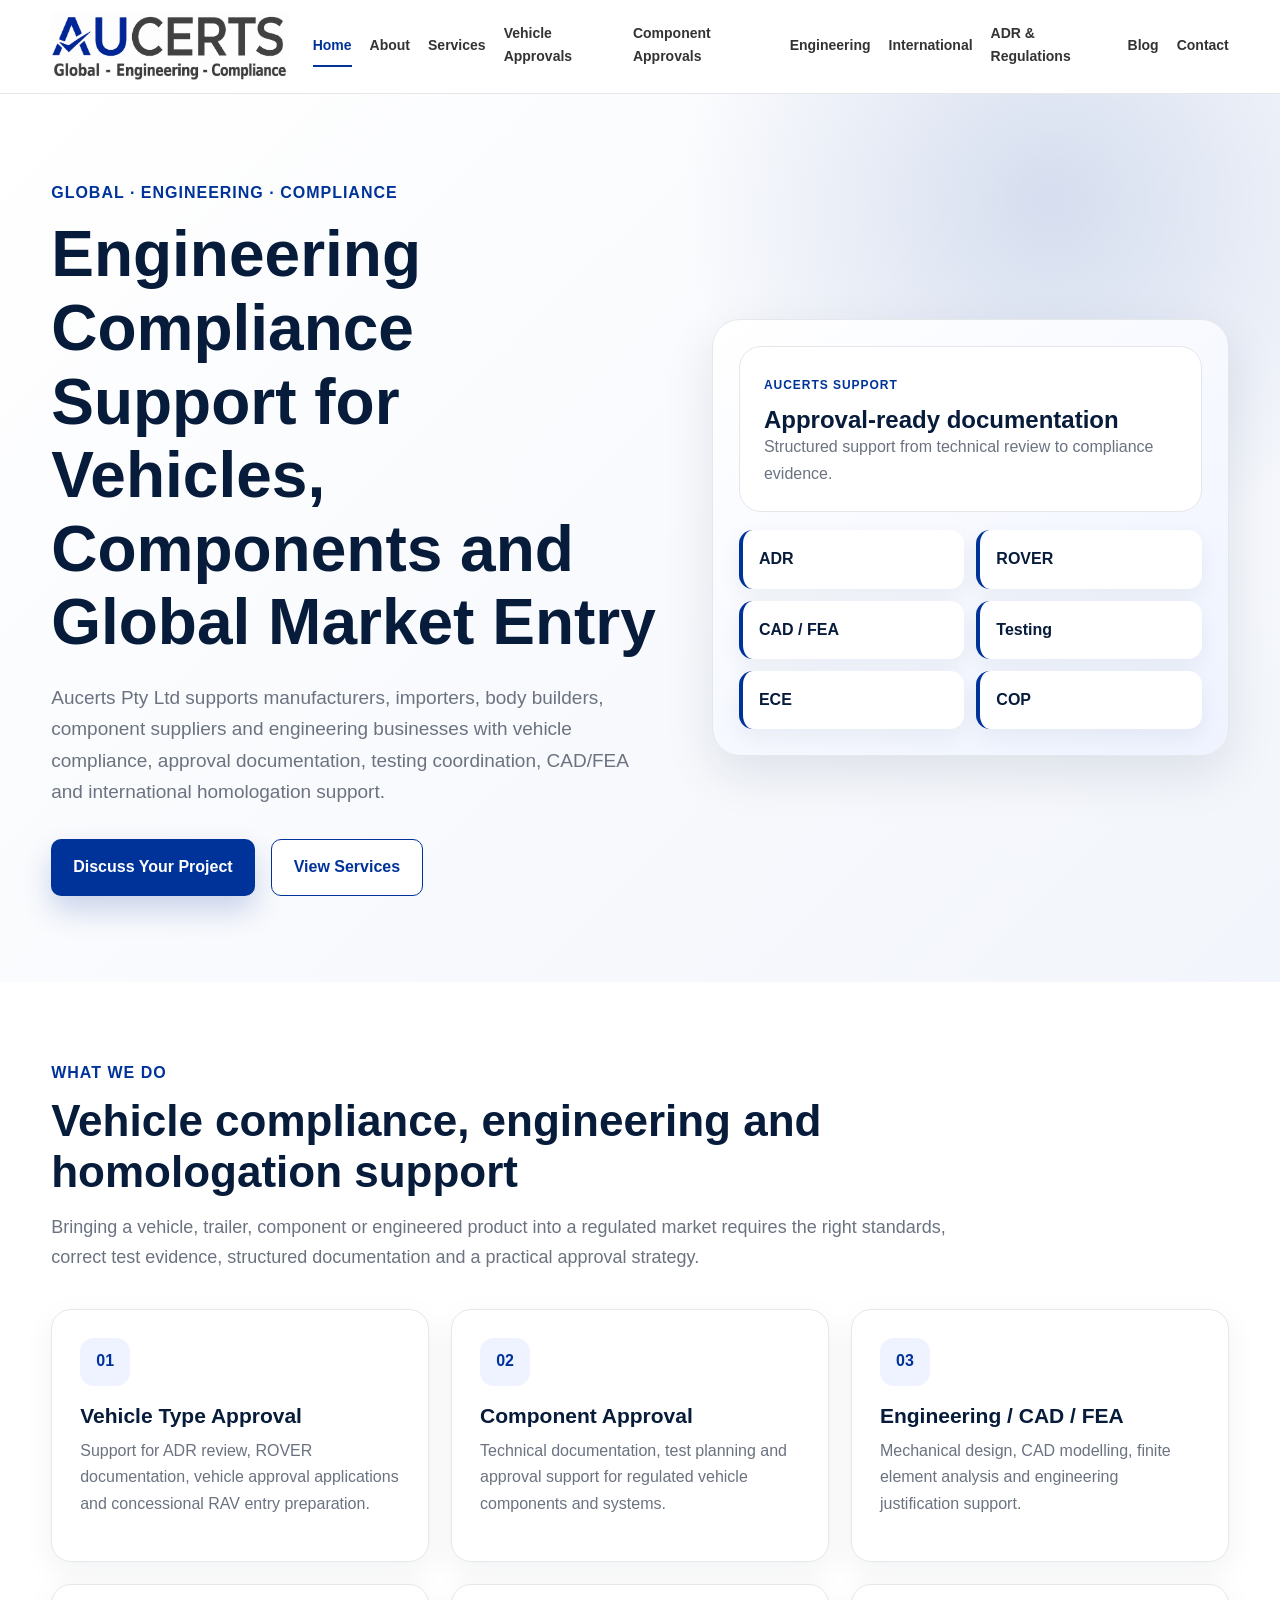
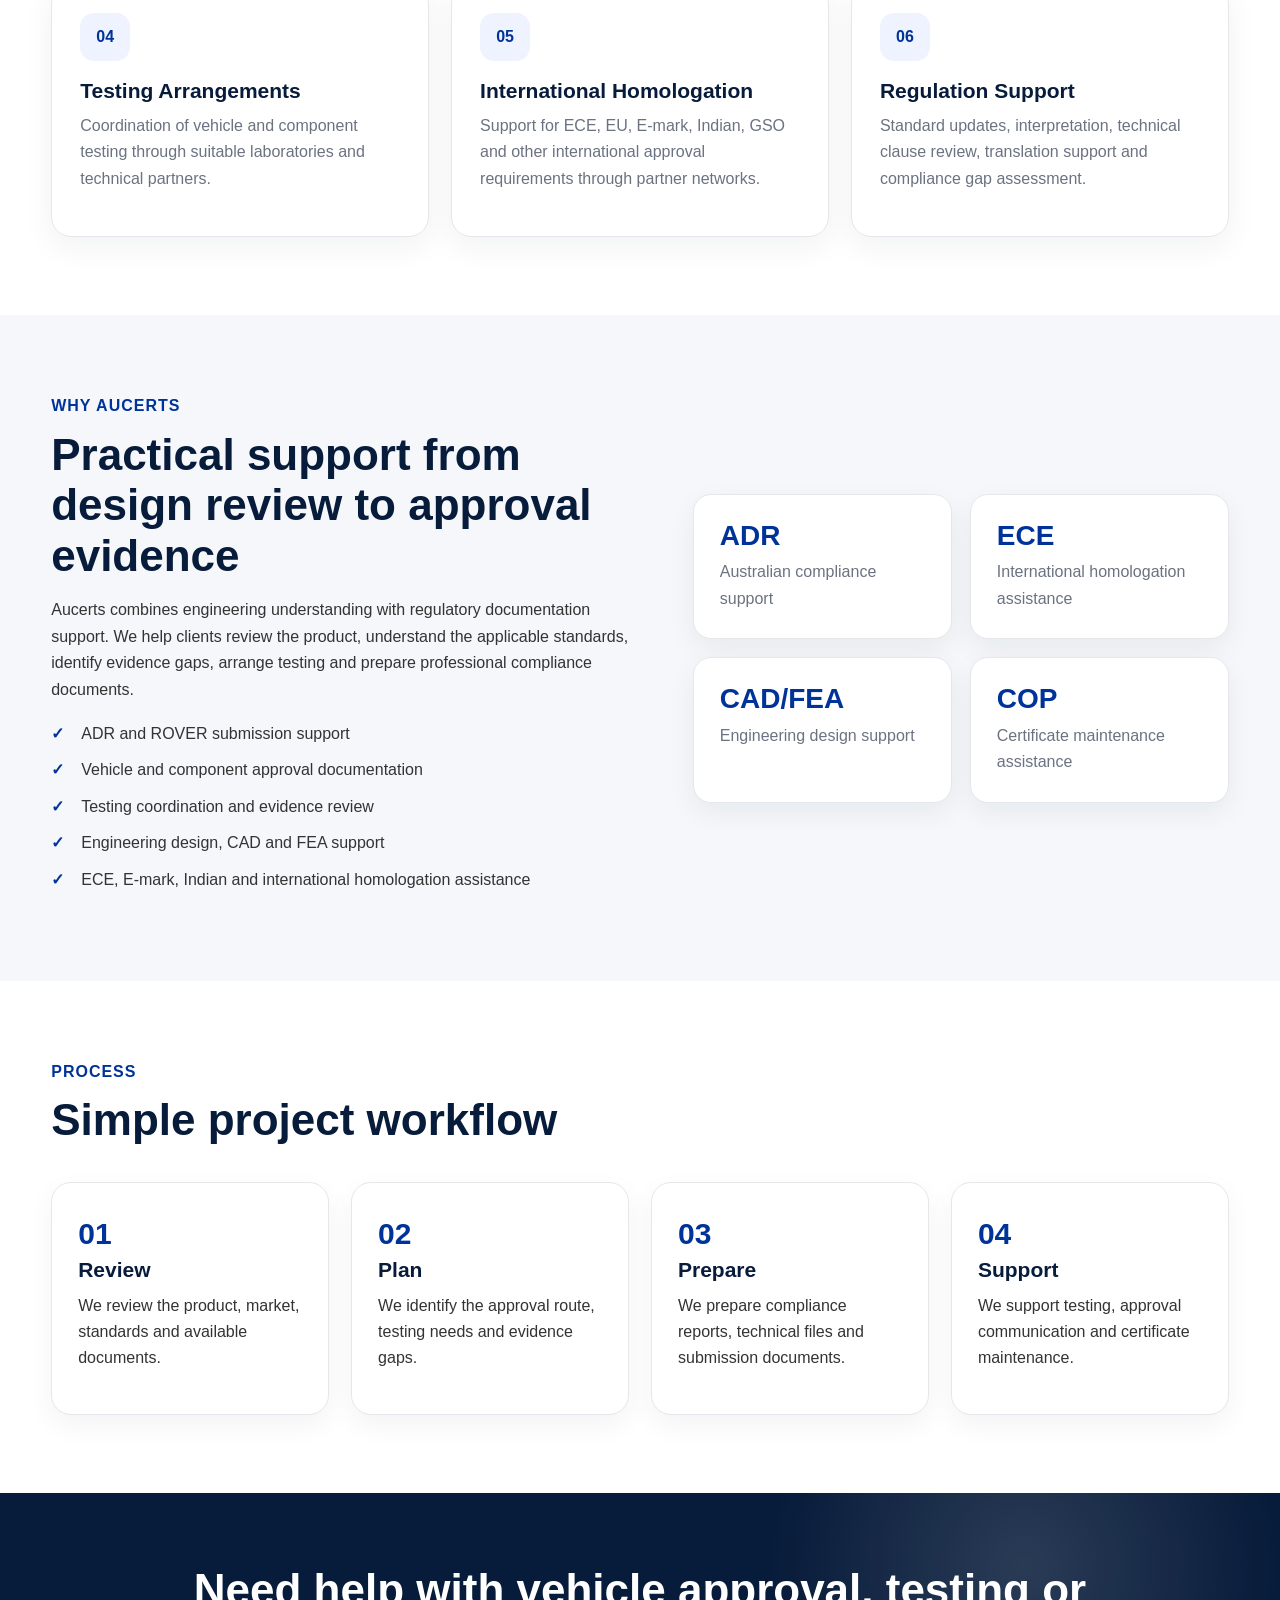
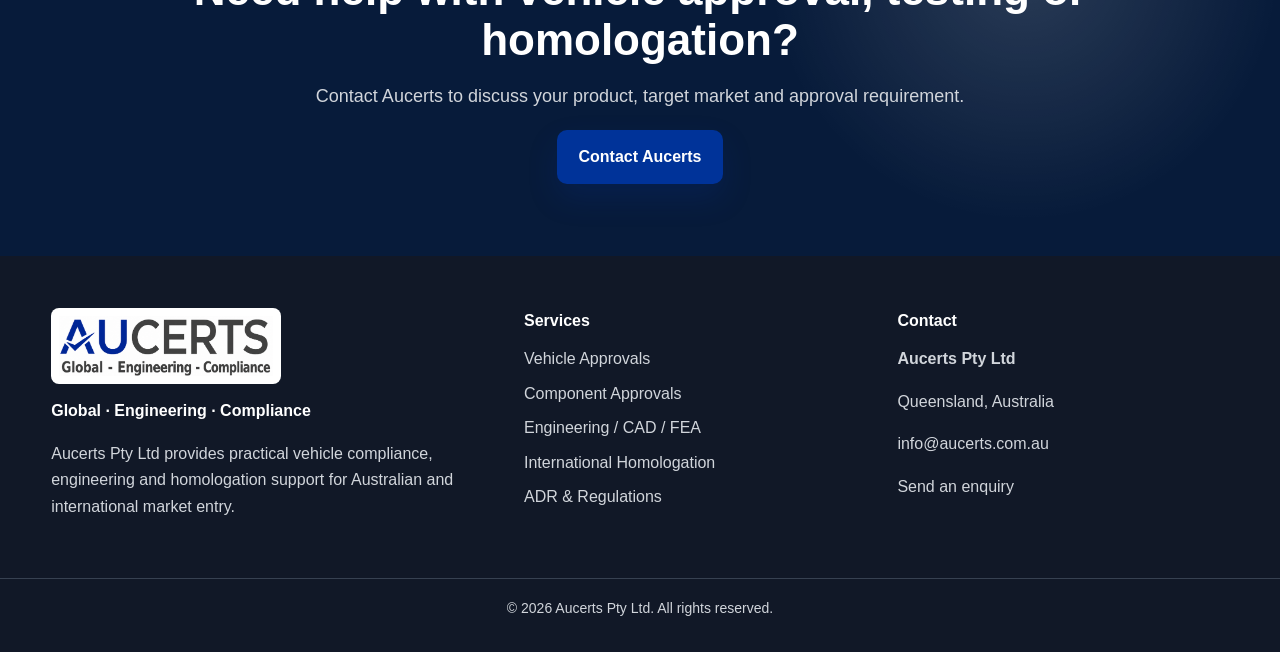
<file: index.html>
<!DOCTYPE html>
    <html lang="en">
    <head>
      <meta charset="UTF-8" />
      <meta name="viewport" content="width=device-width, initial-scale=1.0" />
      <title>Aucerts Pty Ltd | Vehicle Compliance, Engineering and Homologation Support</title>
      <meta name="description" content="Aucerts Pty Ltd provides vehicle approval, component approval, ADR compliance, CAD/FEA, testing coordination, ECE homologation and Indian homologation support." />
      <link rel="icon" href="assets/images/aucerts-logo.png" />
      <link rel="stylesheet" href="assets/css/style.css" />
    </head>
    <body>
      <header class="site-header">
        <div class="container header-inner">
          <a href="index.html" class="logo-link" aria-label="Aucerts home">
            <img src="assets/images/aucerts-logo.png" alt="Aucerts Pty Ltd logo" class="logo" />
          </a>

          <button class="menu-toggle" aria-label="Open navigation" aria-expanded="false">
            <span></span><span></span><span></span>
          </button>

          <nav class="main-nav" aria-label="Main navigation">
          <a href="index.html" class="active">Home</a>
          <a href="about.html">About</a>
          <a href="services.html">Services</a>
          <a href="vehicle-approvals.html">Vehicle Approvals</a>
          <a href="component-approvals.html">Component Approvals</a>
          <a href="engineering.html">Engineering</a>
          <a href="international-homologation.html">International</a>
          <a href="regulations.html">ADR & Regulations</a>
          <a href="blog.html">Blog</a>
          <a href="contact.html">Contact</a>
          </nav>
        </div>
      </header>

      <main>

<section class="hero">
  <div class="container hero-grid">
    <div class="hero-content">
      <p class="eyebrow">Global · Engineering · Compliance</p>
      <h1>Engineering Compliance Support for Vehicles, Components and Global Market Entry</h1>
      <p class="hero-text">
        Aucerts Pty Ltd supports manufacturers, importers, body builders, component suppliers and engineering businesses with vehicle compliance, approval documentation, testing coordination, CAD/FEA and international homologation support.
      </p>
      <div class="hero-buttons">
        <a href="contact.html" class="btn primary-btn">Discuss Your Project</a>
        <a href="services.html" class="btn secondary-btn">View Services</a>
      </div>
    </div>
    <div class="hero-panel" aria-label="Aucerts service highlights">
      <div class="hero-panel-card main-panel-card">
        <span class="panel-label">Aucerts Support</span>
        <strong>Approval-ready documentation</strong>
        <p>Structured support from technical review to compliance evidence.</p>
      </div>
      <div class="hero-panel-grid">
        <span>ADR</span>
        <span>ROVER</span>
        <span>CAD / FEA</span>
        <span>Testing</span>
        <span>ECE</span>
        <span>COP</span>
      </div>
    </div>
  </div>
</section>

<section class="section">
  <div class="container">
    <div class="section-heading">
      <span class="section-kicker">What we do</span>
      <h2>Vehicle compliance, engineering and homologation support</h2>
      <p>
        Bringing a vehicle, trailer, component or engineered product into a regulated market requires the right standards, correct test evidence, structured documentation and a practical approval strategy.
      </p>
    </div>

    <div class="service-grid">
      <a href="vehicle-approvals.html" class="service-card">
        <div class="icon-box">01</div>
        <h3>Vehicle Type Approval</h3>
        <p>Support for ADR review, ROVER documentation, vehicle approval applications and concessional RAV entry preparation.</p>
      </a>
      <a href="component-approvals.html" class="service-card">
        <div class="icon-box">02</div>
        <h3>Component Approval</h3>
        <p>Technical documentation, test planning and approval support for regulated vehicle components and systems.</p>
      </a>
      <a href="engineering.html" class="service-card">
        <div class="icon-box">03</div>
        <h3>Engineering / CAD / FEA</h3>
        <p>Mechanical design, CAD modelling, finite element analysis and engineering justification support.</p>
      </a>
      <a href="services.html" class="service-card">
        <div class="icon-box">04</div>
        <h3>Testing Arrangements</h3>
        <p>Coordination of vehicle and component testing through suitable laboratories and technical partners.</p>
      </a>
      <a href="international-homologation.html" class="service-card">
        <div class="icon-box">05</div>
        <h3>International Homologation</h3>
        <p>Support for ECE, EU, E-mark, Indian, GSO and other international approval requirements through partner networks.</p>
      </a>
      <a href="regulations.html" class="service-card">
        <div class="icon-box">06</div>
        <h3>Regulation Support</h3>
        <p>Standard updates, interpretation, technical clause review, translation support and compliance gap assessment.</p>
      </a>
    </div>
  </div>
</section>

<section class="section split-section light-section">
  <div class="container split-grid">
    <div>
      <span class="section-kicker">Why Aucerts</span>
      <h2>Practical support from design review to approval evidence</h2>
      <p>
        Aucerts combines engineering understanding with regulatory documentation support. We help clients review the product, understand the applicable standards, identify evidence gaps, arrange testing and prepare professional compliance documents.
      </p>
      <ul class="tick-list">
        <li>ADR and ROVER submission support</li>
        <li>Vehicle and component approval documentation</li>
        <li>Testing coordination and evidence review</li>
        <li>Engineering design, CAD and FEA support</li>
        <li>ECE, E-mark, Indian and international homologation assistance</li>
      </ul>
    </div>
    <div class="stat-panel">
      <div><strong>ADR</strong><span>Australian compliance support</span></div>
      <div><strong>ECE</strong><span>International homologation assistance</span></div>
      <div><strong>CAD/FEA</strong><span>Engineering design support</span></div>
      <div><strong>COP</strong><span>Certificate maintenance assistance</span></div>
    </div>
  </div>
</section>

<section class="section">
  <div class="container">
    <div class="section-heading">
      <span class="section-kicker">Process</span>
      <h2>Simple project workflow</h2>
    </div>
    <div class="process-grid">
      <div><strong>01</strong><h3>Review</h3><p>We review the product, market, standards and available documents.</p></div>
      <div><strong>02</strong><h3>Plan</h3><p>We identify the approval route, testing needs and evidence gaps.</p></div>
      <div><strong>03</strong><h3>Prepare</h3><p>We prepare compliance reports, technical files and submission documents.</p></div>
      <div><strong>04</strong><h3>Support</h3><p>We support testing, approval communication and certificate maintenance.</p></div>
    </div>
  </div>
</section>

<section class="cta-section">
  <div class="container">
    <h2>Need help with vehicle approval, testing or homologation?</h2>
    <p>Contact Aucerts to discuss your product, target market and approval requirement.</p>
    <a href="contact.html" class="btn primary-btn">Contact Aucerts</a>
  </div>
</section>

      </main>

      <footer class="site-footer">
        <div class="container footer-grid">
          <div>
            <img src="assets/images/aucerts-logo.png" alt="Aucerts Pty Ltd logo" class="footer-logo" />
            <p class="footer-tagline">Global · Engineering · Compliance</p>
            <p>Aucerts Pty Ltd provides practical vehicle compliance, engineering and homologation support for Australian and international market entry.</p>
          </div>

          <div>
            <h4>Services</h4>

          <a href="vehicle-approvals.html">Vehicle Approvals</a>
          <a href="component-approvals.html">Component Approvals</a>
          <a href="engineering.html">Engineering / CAD / FEA</a>
          <a href="international-homologation.html">International Homologation</a>
          <a href="regulations.html">ADR & Regulations</a>

          </div>

          <div>
            <h4>Contact</h4>
            <p><strong>Aucerts Pty Ltd</strong></p>
            <p>Queensland, Australia</p>
            <p><a href="mailto:info@aucerts.com.au">info@aucerts.com.au</a></p>
            <p><a href="contact.html">Send an enquiry</a></p>
          </div>
        </div>

        <div class="footer-bottom">
          <p>© 2026 Aucerts Pty Ltd. All rights reserved.</p>
        </div>
      </footer>

      <script src="assets/js/main.js"></script>
    </body>
    </html>
</file>
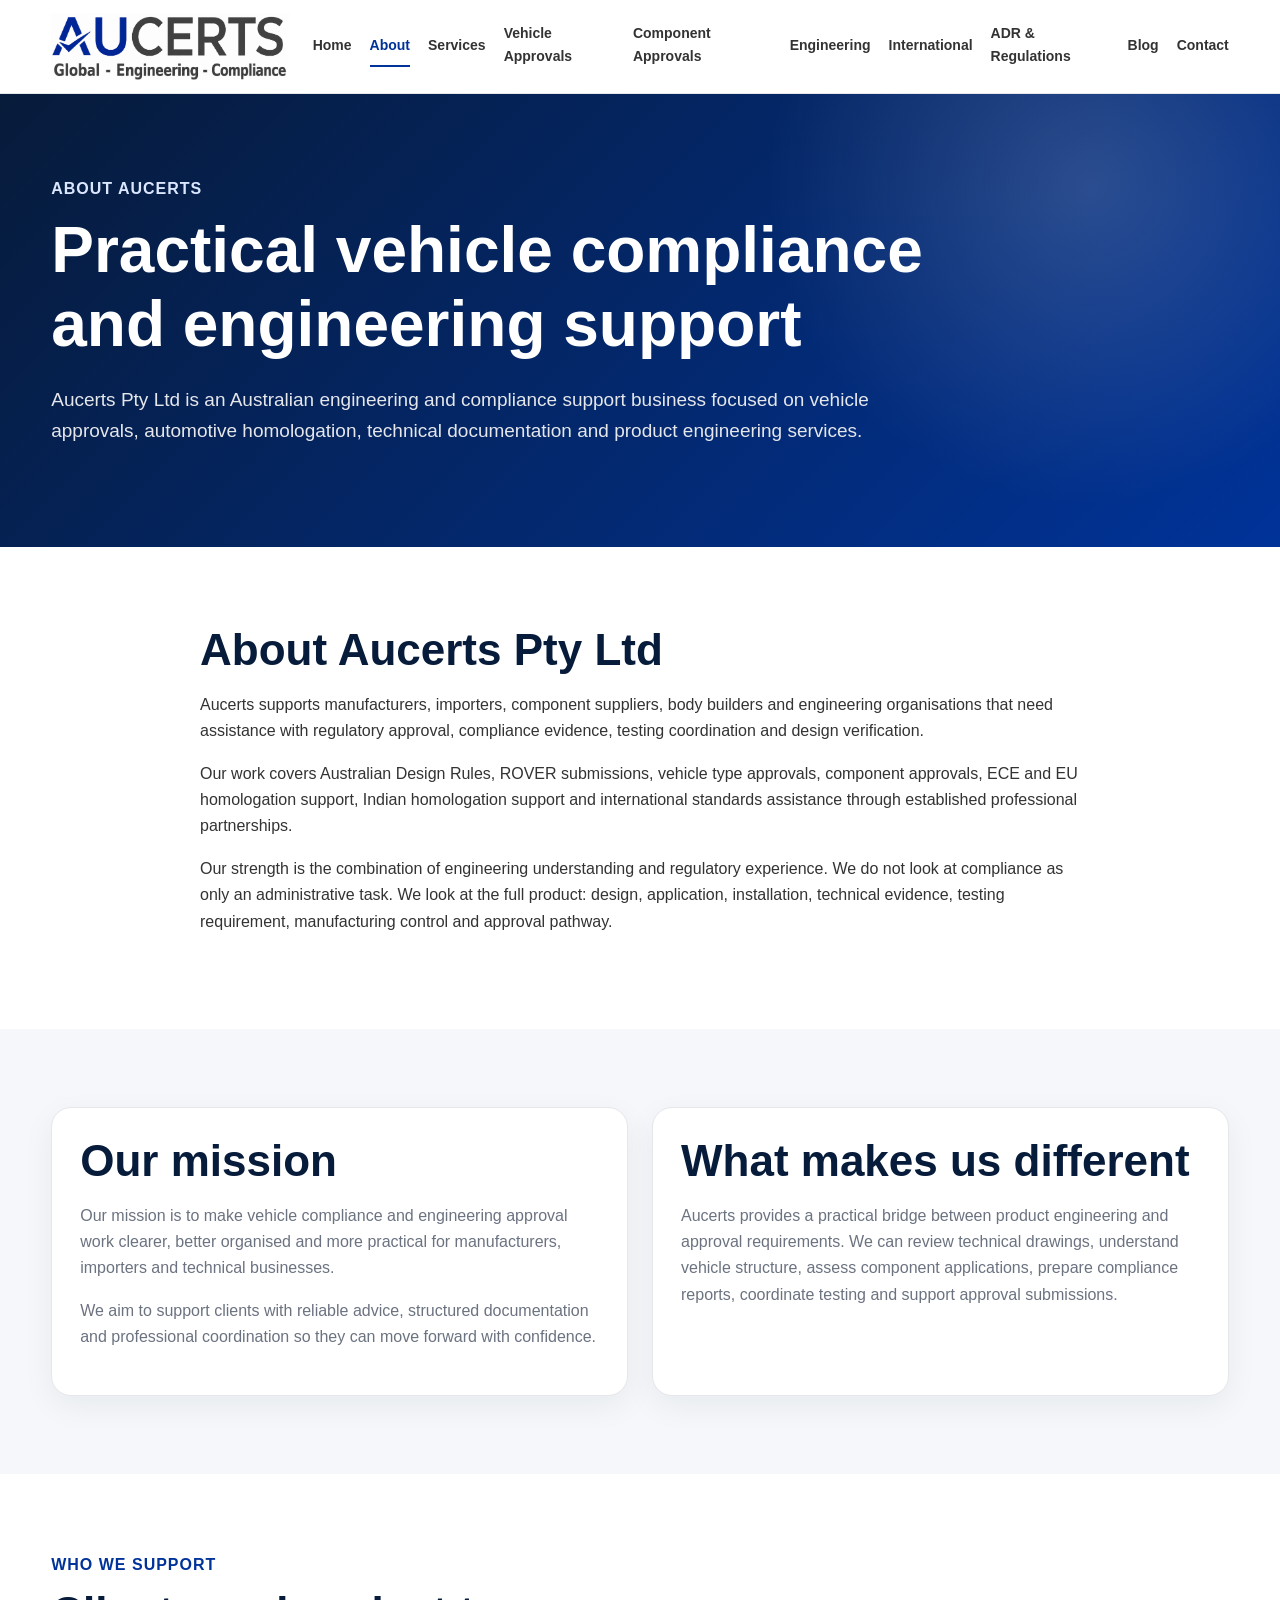
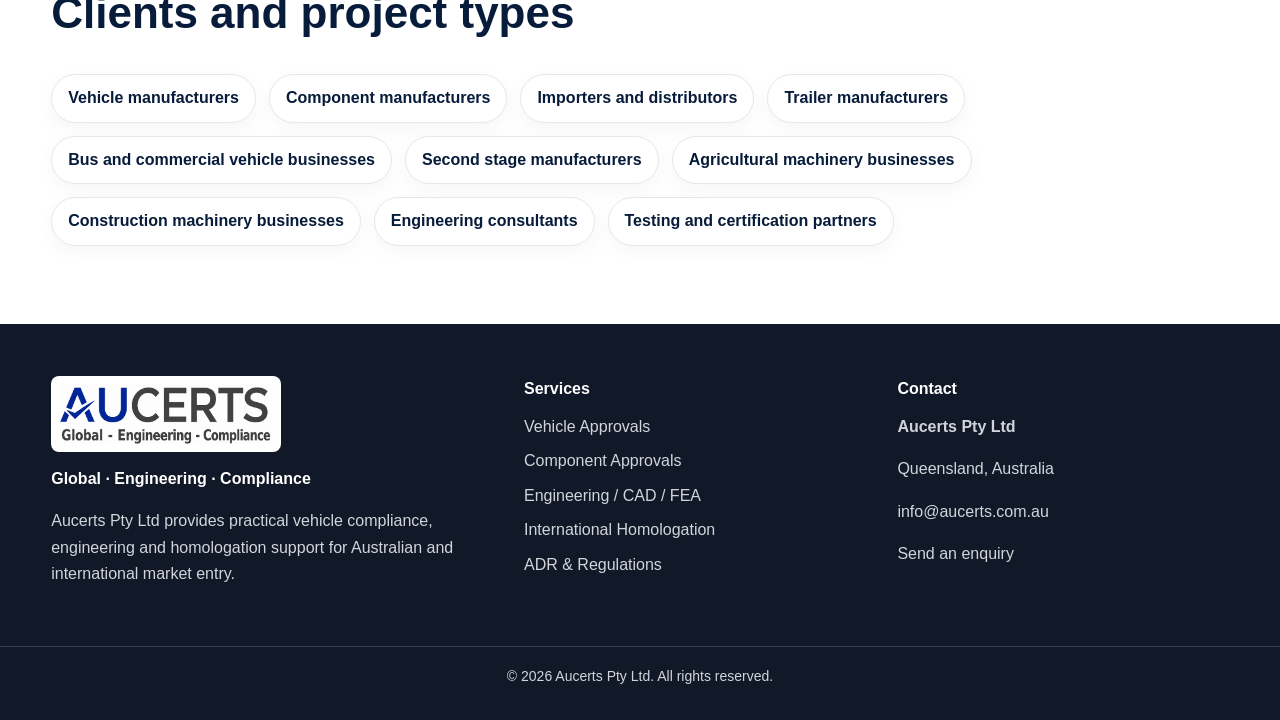
<file: about.html>
<!DOCTYPE html>
    <html lang="en">
    <head>
      <meta charset="UTF-8" />
      <meta name="viewport" content="width=device-width, initial-scale=1.0" />
      <title>About Aucerts Pty Ltd | Vehicle Compliance and Engineering Support</title>
      <meta name="description" content="Learn about Aucerts Pty Ltd, an Australian engineering and compliance support company assisting with ADR, ROVER, ECE, Indian homologation, CAD/FEA and testing." />
      <link rel="icon" href="assets/images/aucerts-logo.png" />
      <link rel="stylesheet" href="assets/css/style.css" />
    </head>
    <body>
      <header class="site-header">
        <div class="container header-inner">
          <a href="index.html" class="logo-link" aria-label="Aucerts home">
            <img src="assets/images/aucerts-logo.png" alt="Aucerts Pty Ltd logo" class="logo" />
          </a>

          <button class="menu-toggle" aria-label="Open navigation" aria-expanded="false">
            <span></span><span></span><span></span>
          </button>

          <nav class="main-nav" aria-label="Main navigation">
          <a href="index.html">Home</a>
          <a href="about.html" class="active">About</a>
          <a href="services.html">Services</a>
          <a href="vehicle-approvals.html">Vehicle Approvals</a>
          <a href="component-approvals.html">Component Approvals</a>
          <a href="engineering.html">Engineering</a>
          <a href="international-homologation.html">International</a>
          <a href="regulations.html">ADR & Regulations</a>
          <a href="blog.html">Blog</a>
          <a href="contact.html">Contact</a>
          </nav>
        </div>
      </header>

      <main>

<section class="page-hero">
  <div class="container">
    <p class="eyebrow light">About Aucerts</p>
    <h1>Practical vehicle compliance and engineering support</h1>
    <p>Aucerts Pty Ltd is an Australian engineering and compliance support business focused on vehicle approvals, automotive homologation, technical documentation and product engineering services.</p>
  </div>
</section>

<section class="section">
  <div class="container narrow">
    <h2>About Aucerts Pty Ltd</h2>
    <p>
      Aucerts supports manufacturers, importers, component suppliers, body builders and engineering organisations that need assistance with regulatory approval, compliance evidence, testing coordination and design verification.
    </p>
    <p>
      Our work covers Australian Design Rules, ROVER submissions, vehicle type approvals, component approvals, ECE and EU homologation support, Indian homologation support and international standards assistance through established professional partnerships.
    </p>
    <p>
      Our strength is the combination of engineering understanding and regulatory experience. We do not look at compliance as only an administrative task. We look at the full product: design, application, installation, technical evidence, testing requirement, manufacturing control and approval pathway.
    </p>
  </div>
</section>

<section class="section light-section">
  <div class="container card-grid-2">
    <div class="content-card">
      <h2>Our mission</h2>
      <p>
        Our mission is to make vehicle compliance and engineering approval work clearer, better organised and more practical for manufacturers, importers and technical businesses.
      </p>
      <p>
        We aim to support clients with reliable advice, structured documentation and professional coordination so they can move forward with confidence.
      </p>
    </div>
    <div class="content-card">
      <h2>What makes us different</h2>
      <p>
        Aucerts provides a practical bridge between product engineering and approval requirements. We can review technical drawings, understand vehicle structure, assess component applications, prepare compliance reports, coordinate testing and support approval submissions.
      </p>
    </div>
  </div>
</section>

<section class="section">
  <div class="container">
    <div class="section-heading">
      <span class="section-kicker">Who we support</span>
      <h2>Clients and project types</h2>
    </div>
    <div class="pill-grid">
      <span>Vehicle manufacturers</span>
      <span>Component manufacturers</span>
      <span>Importers and distributors</span>
      <span>Trailer manufacturers</span>
      <span>Bus and commercial vehicle businesses</span>
      <span>Second stage manufacturers</span>
      <span>Agricultural machinery businesses</span>
      <span>Construction machinery businesses</span>
      <span>Engineering consultants</span>
      <span>Testing and certification partners</span>
    </div>
  </div>
</section>

      </main>

      <footer class="site-footer">
        <div class="container footer-grid">
          <div>
            <img src="assets/images/aucerts-logo.png" alt="Aucerts Pty Ltd logo" class="footer-logo" />
            <p class="footer-tagline">Global · Engineering · Compliance</p>
            <p>Aucerts Pty Ltd provides practical vehicle compliance, engineering and homologation support for Australian and international market entry.</p>
          </div>

          <div>
            <h4>Services</h4>

          <a href="vehicle-approvals.html">Vehicle Approvals</a>
          <a href="component-approvals.html">Component Approvals</a>
          <a href="engineering.html">Engineering / CAD / FEA</a>
          <a href="international-homologation.html">International Homologation</a>
          <a href="regulations.html">ADR & Regulations</a>

          </div>

          <div>
            <h4>Contact</h4>
            <p><strong>Aucerts Pty Ltd</strong></p>
            <p>Queensland, Australia</p>
            <p><a href="mailto:info@aucerts.com.au">info@aucerts.com.au</a></p>
            <p><a href="contact.html">Send an enquiry</a></p>
          </div>
        </div>

        <div class="footer-bottom">
          <p>© 2026 Aucerts Pty Ltd. All rights reserved.</p>
        </div>
      </footer>

      <script src="assets/js/main.js"></script>
    </body>
    </html>
</file>
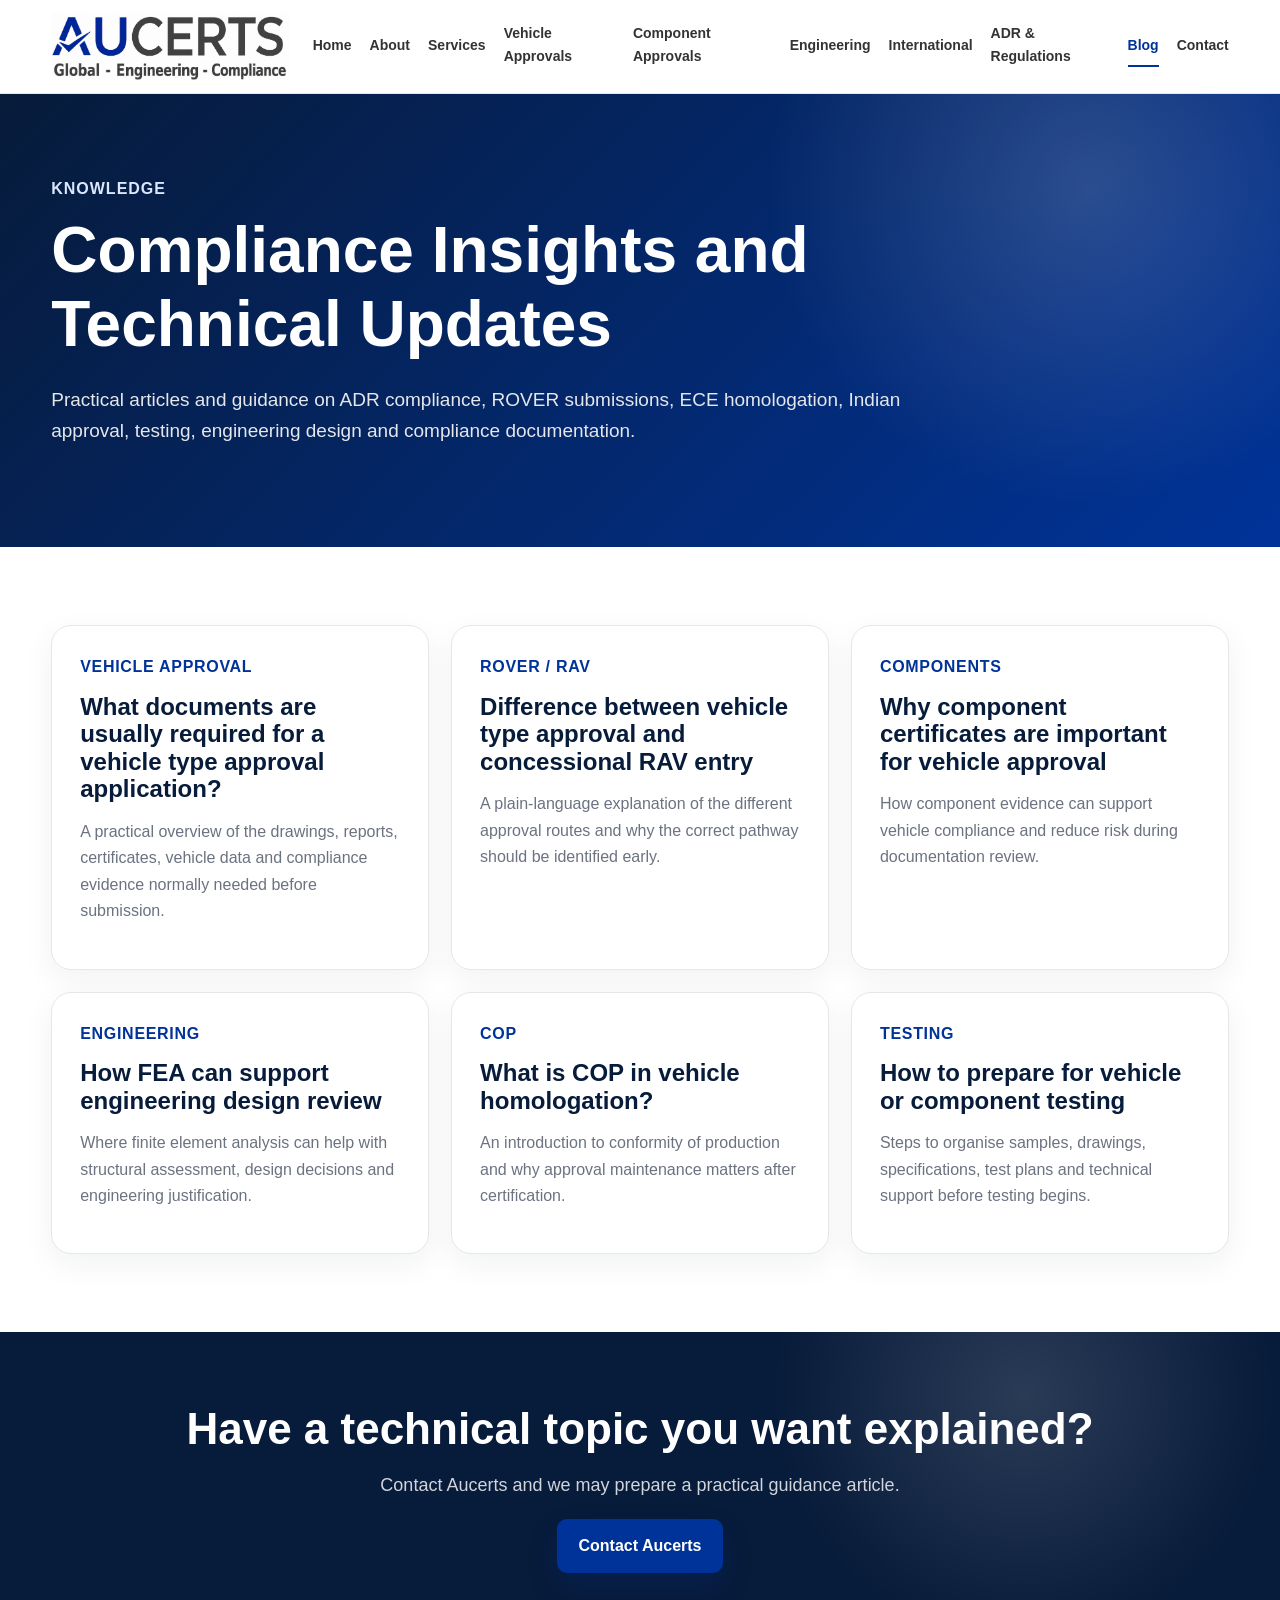
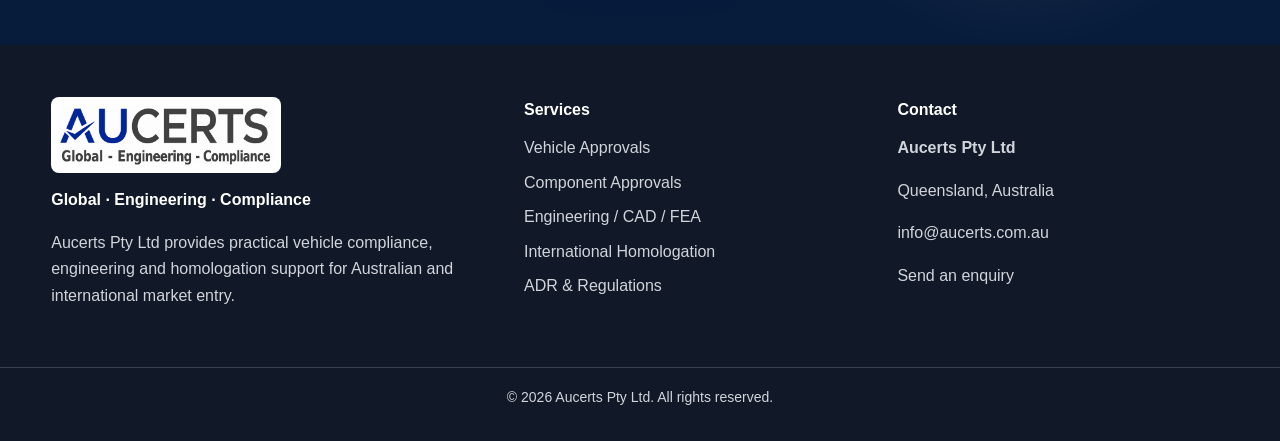
<file: blog.html>
<!DOCTYPE html>
    <html lang="en">
    <head>
      <meta charset="UTF-8" />
      <meta name="viewport" content="width=device-width, initial-scale=1.0" />
      <title>Vehicle Compliance Articles | ADR, ROVER, ECE and Homologation Updates</title>
      <meta name="description" content="Read practical updates and guidance from Aucerts on ADR compliance, ROVER approvals, ECE homologation, vehicle testing, CAD/FEA and international standards." />
      <link rel="icon" href="assets/images/aucerts-logo.png" />
      <link rel="stylesheet" href="assets/css/style.css" />
    </head>
    <body>
      <header class="site-header">
        <div class="container header-inner">
          <a href="index.html" class="logo-link" aria-label="Aucerts home">
            <img src="assets/images/aucerts-logo.png" alt="Aucerts Pty Ltd logo" class="logo" />
          </a>

          <button class="menu-toggle" aria-label="Open navigation" aria-expanded="false">
            <span></span><span></span><span></span>
          </button>

          <nav class="main-nav" aria-label="Main navigation">
          <a href="index.html">Home</a>
          <a href="about.html">About</a>
          <a href="services.html">Services</a>
          <a href="vehicle-approvals.html">Vehicle Approvals</a>
          <a href="component-approvals.html">Component Approvals</a>
          <a href="engineering.html">Engineering</a>
          <a href="international-homologation.html">International</a>
          <a href="regulations.html">ADR & Regulations</a>
          <a href="blog.html" class="active">Blog</a>
          <a href="contact.html">Contact</a>
          </nav>
        </div>
      </header>

      <main>

<section class="page-hero">
  <div class="container">
    <p class="eyebrow light">Knowledge</p>
    <h1>Compliance Insights and Technical Updates</h1>
    <p>Practical articles and guidance on ADR compliance, ROVER submissions, ECE homologation, Indian approval, testing, engineering design and compliance documentation.</p>
  </div>
</section>

<section class="section">
  <div class="container">
    <div class="blog-grid">
      <article class="blog-card">
        <span>Vehicle Approval</span>
        <h2>What documents are usually required for a vehicle type approval application?</h2>
        <p>A practical overview of the drawings, reports, certificates, vehicle data and compliance evidence normally needed before submission.</p>
      </article>
      <article class="blog-card">
        <span>ROVER / RAV</span>
        <h2>Difference between vehicle type approval and concessional RAV entry</h2>
        <p>A plain-language explanation of the different approval routes and why the correct pathway should be identified early.</p>
      </article>
      <article class="blog-card">
        <span>Components</span>
        <h2>Why component certificates are important for vehicle approval</h2>
        <p>How component evidence can support vehicle compliance and reduce risk during documentation review.</p>
      </article>
      <article class="blog-card">
        <span>Engineering</span>
        <h2>How FEA can support engineering design review</h2>
        <p>Where finite element analysis can help with structural assessment, design decisions and engineering justification.</p>
      </article>
      <article class="blog-card">
        <span>COP</span>
        <h2>What is COP in vehicle homologation?</h2>
        <p>An introduction to conformity of production and why approval maintenance matters after certification.</p>
      </article>
      <article class="blog-card">
        <span>Testing</span>
        <h2>How to prepare for vehicle or component testing</h2>
        <p>Steps to organise samples, drawings, specifications, test plans and technical support before testing begins.</p>
      </article>
    </div>
  </div>
</section>

<section class="cta-section">
  <div class="container">
    <h2>Have a technical topic you want explained?</h2>
    <p>Contact Aucerts and we may prepare a practical guidance article.</p>
    <a href="contact.html" class="btn primary-btn">Contact Aucerts</a>
  </div>
</section>

      </main>

      <footer class="site-footer">
        <div class="container footer-grid">
          <div>
            <img src="assets/images/aucerts-logo.png" alt="Aucerts Pty Ltd logo" class="footer-logo" />
            <p class="footer-tagline">Global · Engineering · Compliance</p>
            <p>Aucerts Pty Ltd provides practical vehicle compliance, engineering and homologation support for Australian and international market entry.</p>
          </div>

          <div>
            <h4>Services</h4>

          <a href="vehicle-approvals.html">Vehicle Approvals</a>
          <a href="component-approvals.html">Component Approvals</a>
          <a href="engineering.html">Engineering / CAD / FEA</a>
          <a href="international-homologation.html">International Homologation</a>
          <a href="regulations.html">ADR & Regulations</a>

          </div>

          <div>
            <h4>Contact</h4>
            <p><strong>Aucerts Pty Ltd</strong></p>
            <p>Queensland, Australia</p>
            <p><a href="mailto:info@aucerts.com.au">info@aucerts.com.au</a></p>
            <p><a href="contact.html">Send an enquiry</a></p>
          </div>
        </div>

        <div class="footer-bottom">
          <p>© 2026 Aucerts Pty Ltd. All rights reserved.</p>
        </div>
      </footer>

      <script src="assets/js/main.js"></script>
    </body>
    </html>
</file>
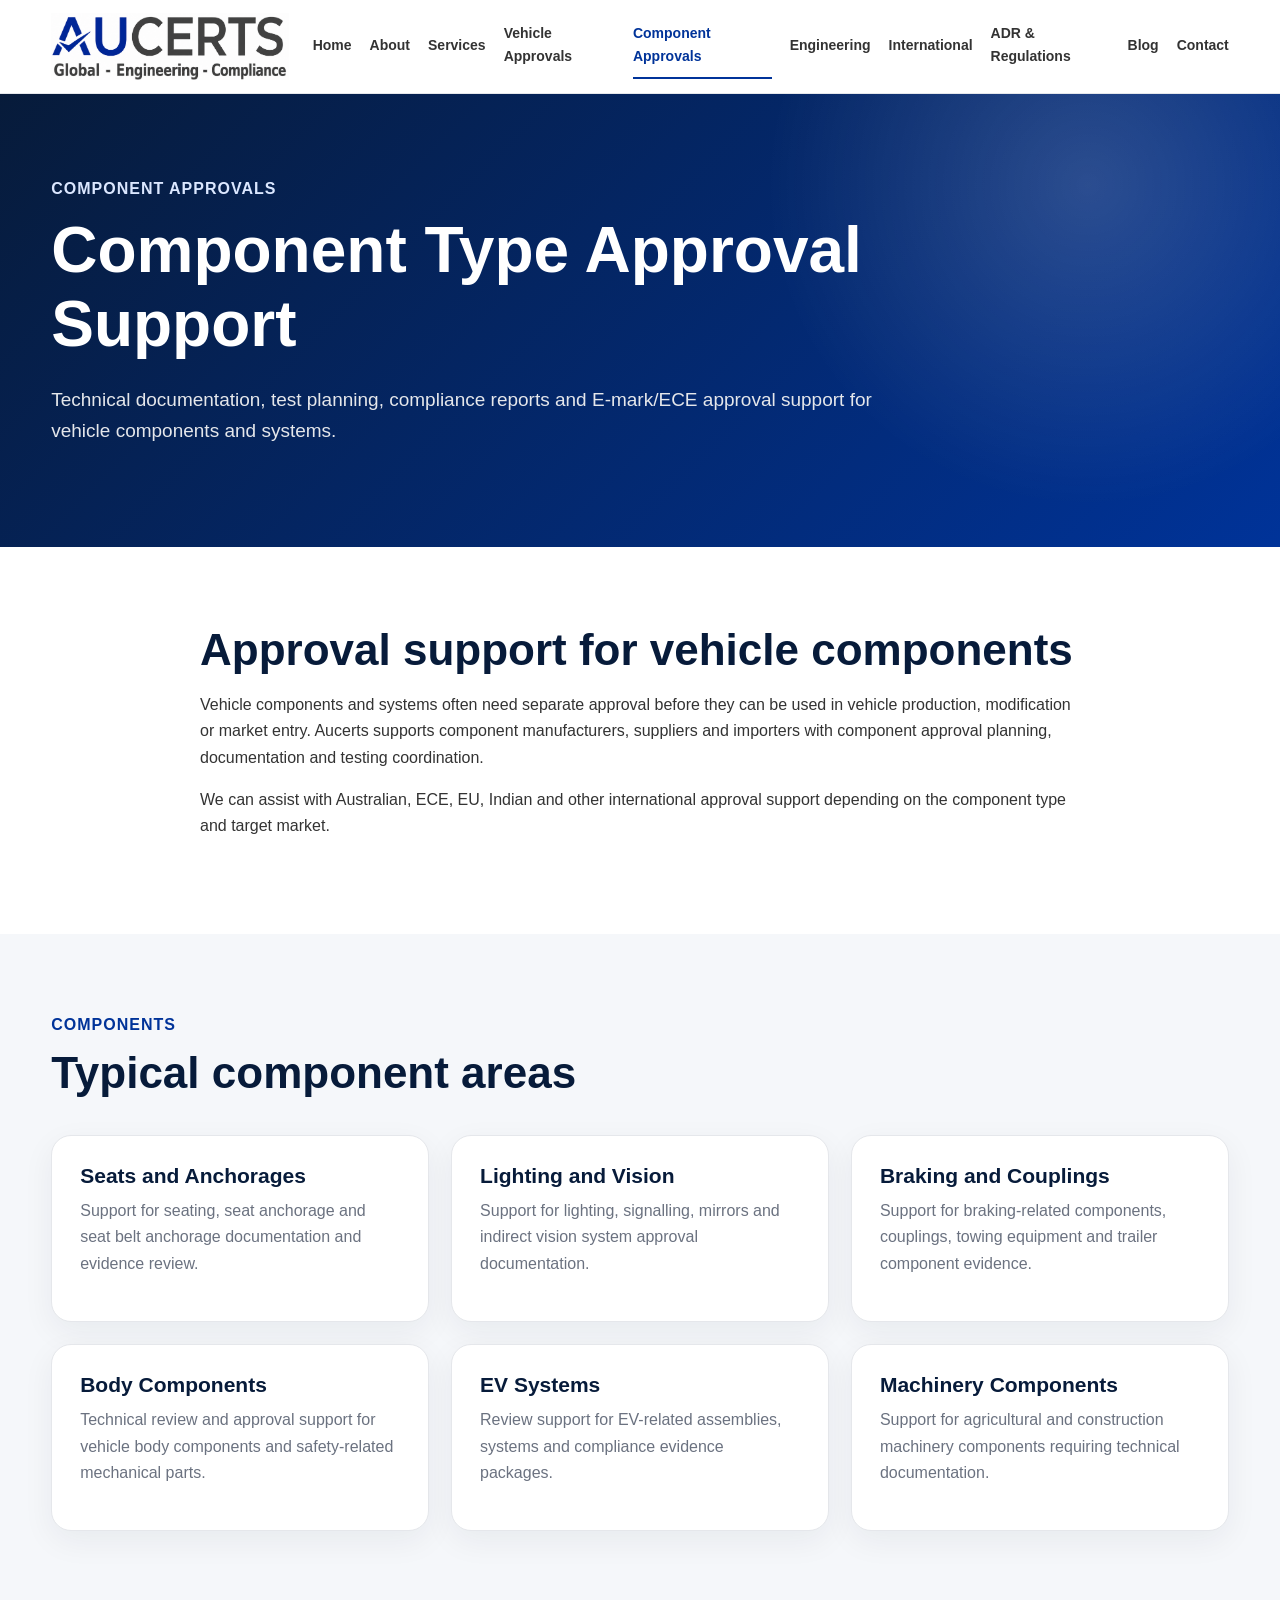
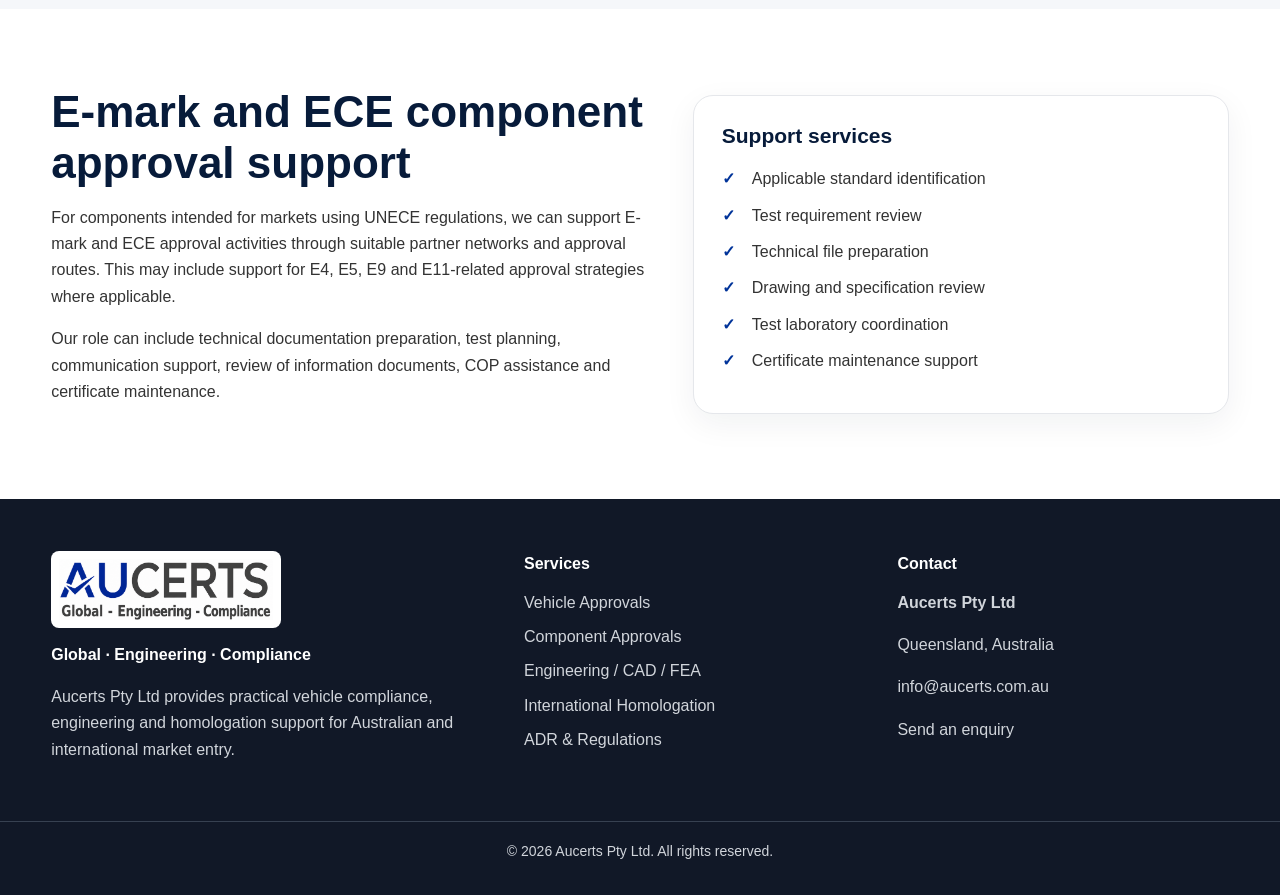
<file: component-approvals.html>
<!DOCTYPE html>
    <html lang="en">
    <head>
      <meta charset="UTF-8" />
      <meta name="viewport" content="width=device-width, initial-scale=1.0" />
      <title>Component Type Approval Support | ADR, ECE and International Certification</title>
      <meta name="description" content="Aucerts supports component type approval applications, test planning, technical files, compliance reports and E-mark/ECE approval support for vehicle components and systems." />
      <link rel="icon" href="assets/images/aucerts-logo.png" />
      <link rel="stylesheet" href="assets/css/style.css" />
    </head>
    <body>
      <header class="site-header">
        <div class="container header-inner">
          <a href="index.html" class="logo-link" aria-label="Aucerts home">
            <img src="assets/images/aucerts-logo.png" alt="Aucerts Pty Ltd logo" class="logo" />
          </a>

          <button class="menu-toggle" aria-label="Open navigation" aria-expanded="false">
            <span></span><span></span><span></span>
          </button>

          <nav class="main-nav" aria-label="Main navigation">
          <a href="index.html">Home</a>
          <a href="about.html">About</a>
          <a href="services.html">Services</a>
          <a href="vehicle-approvals.html">Vehicle Approvals</a>
          <a href="component-approvals.html" class="active">Component Approvals</a>
          <a href="engineering.html">Engineering</a>
          <a href="international-homologation.html">International</a>
          <a href="regulations.html">ADR & Regulations</a>
          <a href="blog.html">Blog</a>
          <a href="contact.html">Contact</a>
          </nav>
        </div>
      </header>

      <main>

<section class="page-hero">
  <div class="container">
    <p class="eyebrow light">Component Approvals</p>
    <h1>Component Type Approval Support</h1>
    <p>Technical documentation, test planning, compliance reports and E-mark/ECE approval support for vehicle components and systems.</p>
  </div>
</section>

<section class="section">
  <div class="container narrow">
    <h2>Approval support for vehicle components</h2>
    <p>
      Vehicle components and systems often need separate approval before they can be used in vehicle production, modification or market entry. Aucerts supports component manufacturers, suppliers and importers with component approval planning, documentation and testing coordination.
    </p>
    <p>
      We can assist with Australian, ECE, EU, Indian and other international approval support depending on the component type and target market.
    </p>
  </div>
</section>

<section class="section light-section">
  <div class="container">
    <div class="section-heading">
      <span class="section-kicker">Components</span>
      <h2>Typical component areas</h2>
    </div>
    <div class="service-grid">
      <div class="service-card"><h3>Seats and Anchorages</h3><p>Support for seating, seat anchorage and seat belt anchorage documentation and evidence review.</p></div>
      <div class="service-card"><h3>Lighting and Vision</h3><p>Support for lighting, signalling, mirrors and indirect vision system approval documentation.</p></div>
      <div class="service-card"><h3>Braking and Couplings</h3><p>Support for braking-related components, couplings, towing equipment and trailer component evidence.</p></div>
      <div class="service-card"><h3>Body Components</h3><p>Technical review and approval support for vehicle body components and safety-related mechanical parts.</p></div>
      <div class="service-card"><h3>EV Systems</h3><p>Review support for EV-related assemblies, systems and compliance evidence packages.</p></div>
      <div class="service-card"><h3>Machinery Components</h3><p>Support for agricultural and construction machinery components requiring technical documentation.</p></div>
    </div>
  </div>
</section>

<section class="section">
  <div class="container split-grid">
    <div>
      <h2>E-mark and ECE component approval support</h2>
      <p>
        For components intended for markets using UNECE regulations, we can support E-mark and ECE approval activities through suitable partner networks and approval routes. This may include support for E4, E5, E9 and E11-related approval strategies where applicable.
      </p>
      <p>
        Our role can include technical documentation preparation, test planning, communication support, review of information documents, COP assistance and certificate maintenance.
      </p>
    </div>
    <div class="content-card">
      <h3>Support services</h3>
      <ul class="tick-list">
        <li>Applicable standard identification</li>
        <li>Test requirement review</li>
        <li>Technical file preparation</li>
        <li>Drawing and specification review</li>
        <li>Test laboratory coordination</li>
        <li>Certificate maintenance support</li>
      </ul>
    </div>
  </div>
</section>

      </main>

      <footer class="site-footer">
        <div class="container footer-grid">
          <div>
            <img src="assets/images/aucerts-logo.png" alt="Aucerts Pty Ltd logo" class="footer-logo" />
            <p class="footer-tagline">Global · Engineering · Compliance</p>
            <p>Aucerts Pty Ltd provides practical vehicle compliance, engineering and homologation support for Australian and international market entry.</p>
          </div>

          <div>
            <h4>Services</h4>

          <a href="vehicle-approvals.html">Vehicle Approvals</a>
          <a href="component-approvals.html">Component Approvals</a>
          <a href="engineering.html">Engineering / CAD / FEA</a>
          <a href="international-homologation.html">International Homologation</a>
          <a href="regulations.html">ADR & Regulations</a>

          </div>

          <div>
            <h4>Contact</h4>
            <p><strong>Aucerts Pty Ltd</strong></p>
            <p>Queensland, Australia</p>
            <p><a href="mailto:info@aucerts.com.au">info@aucerts.com.au</a></p>
            <p><a href="contact.html">Send an enquiry</a></p>
          </div>
        </div>

        <div class="footer-bottom">
          <p>© 2026 Aucerts Pty Ltd. All rights reserved.</p>
        </div>
      </footer>

      <script src="assets/js/main.js"></script>
    </body>
    </html>
</file>
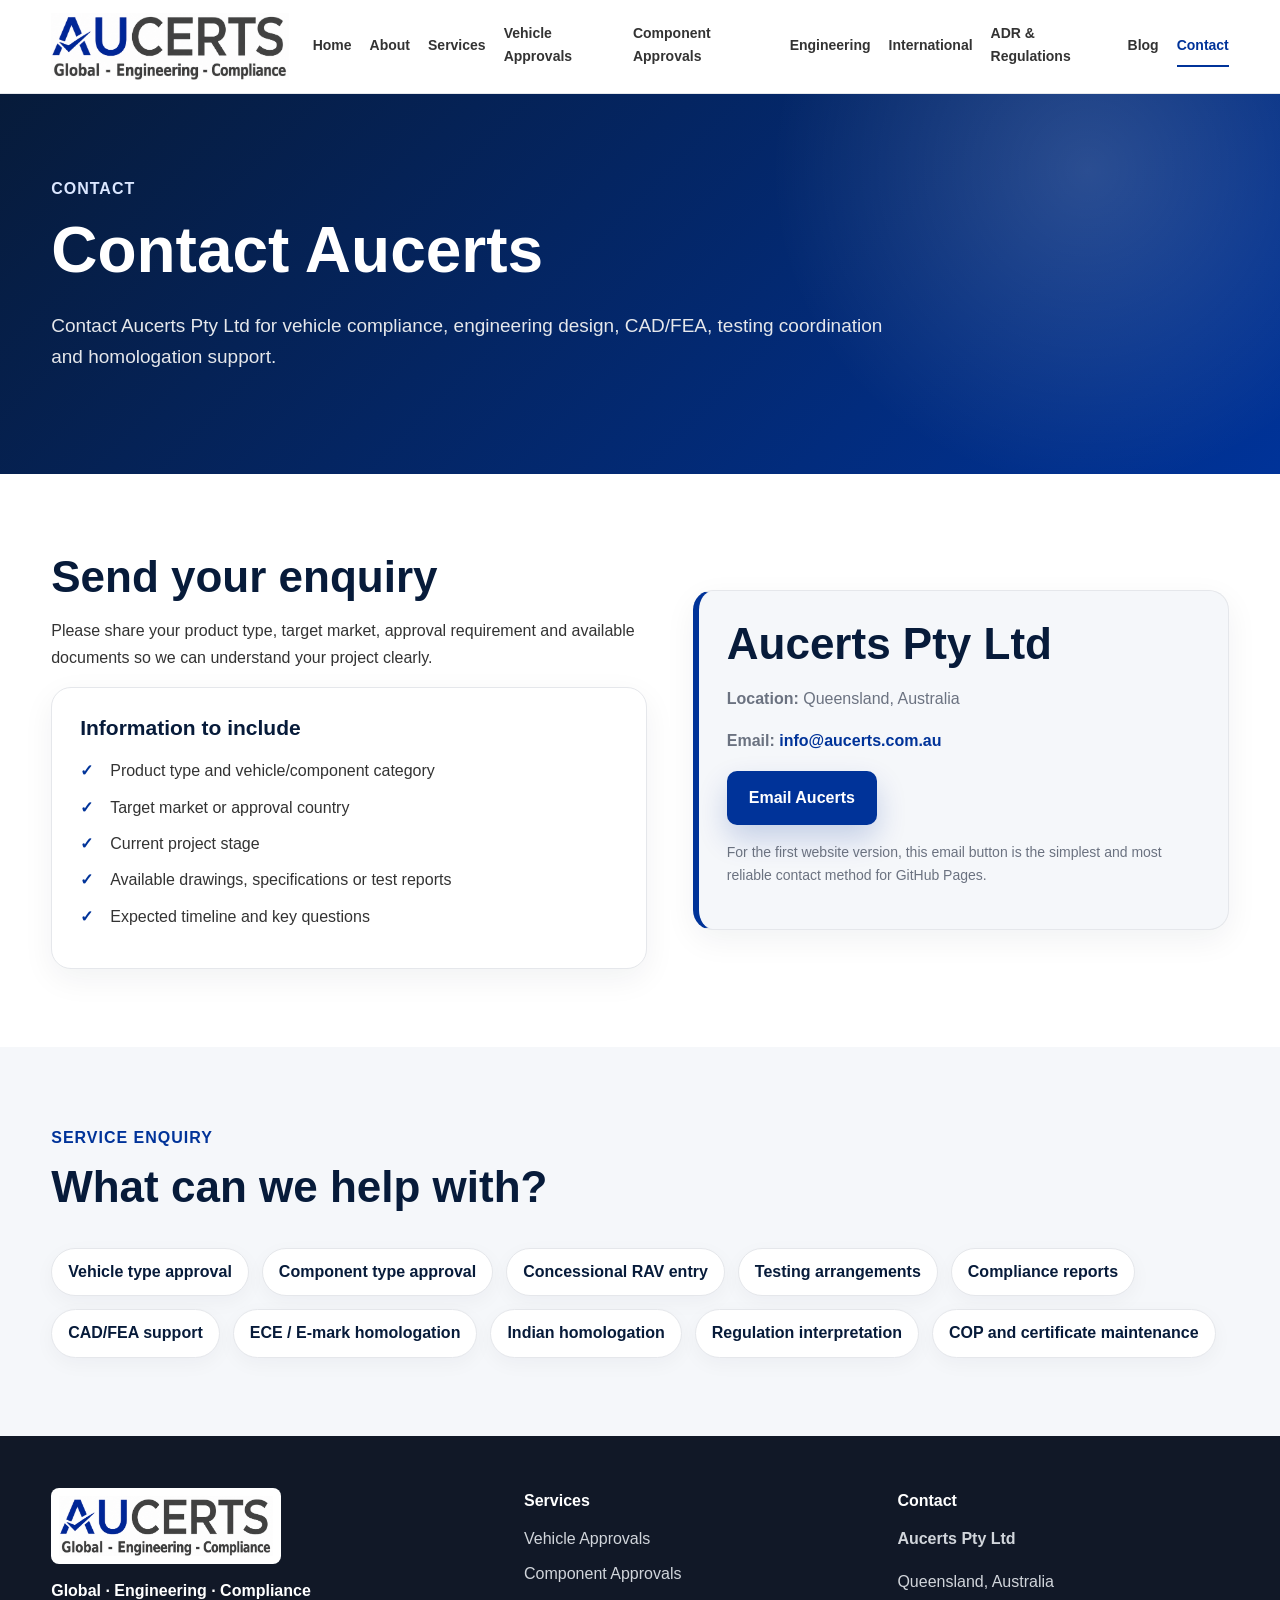
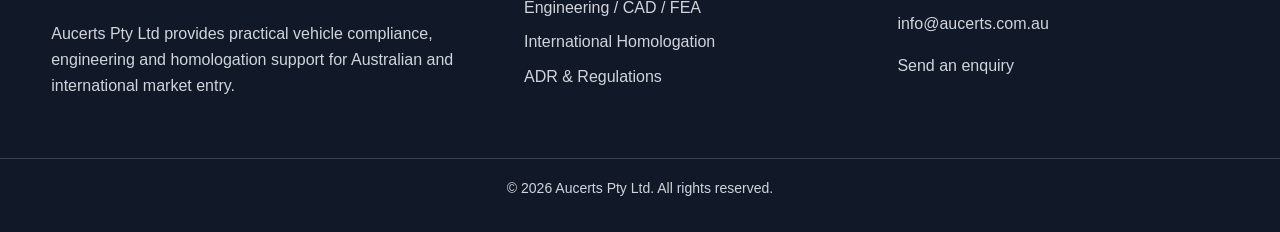
<file: contact.html>
<!DOCTYPE html>
    <html lang="en">
    <head>
      <meta charset="UTF-8" />
      <meta name="viewport" content="width=device-width, initial-scale=1.0" />
      <title>Contact Aucerts Pty Ltd | Vehicle Compliance and Homologation Support</title>
      <meta name="description" content="Contact Aucerts Pty Ltd for ADR, ROVER, vehicle type approval, component approval, CAD/FEA, testing, ECE homologation and Indian homologation support." />
      <link rel="icon" href="assets/images/aucerts-logo.png" />
      <link rel="stylesheet" href="assets/css/style.css" />
    </head>
    <body>
      <header class="site-header">
        <div class="container header-inner">
          <a href="index.html" class="logo-link" aria-label="Aucerts home">
            <img src="assets/images/aucerts-logo.png" alt="Aucerts Pty Ltd logo" class="logo" />
          </a>

          <button class="menu-toggle" aria-label="Open navigation" aria-expanded="false">
            <span></span><span></span><span></span>
          </button>

          <nav class="main-nav" aria-label="Main navigation">
          <a href="index.html">Home</a>
          <a href="about.html">About</a>
          <a href="services.html">Services</a>
          <a href="vehicle-approvals.html">Vehicle Approvals</a>
          <a href="component-approvals.html">Component Approvals</a>
          <a href="engineering.html">Engineering</a>
          <a href="international-homologation.html">International</a>
          <a href="regulations.html">ADR & Regulations</a>
          <a href="blog.html">Blog</a>
          <a href="contact.html" class="active">Contact</a>
          </nav>
        </div>
      </header>

      <main>

<section class="page-hero">
  <div class="container">
    <p class="eyebrow light">Contact</p>
    <h1>Contact Aucerts</h1>
    <p>Contact Aucerts Pty Ltd for vehicle compliance, engineering design, CAD/FEA, testing coordination and homologation support.</p>
  </div>
</section>

<section class="section">
  <div class="container split-grid">
    <div>
      <h2>Send your enquiry</h2>
      <p>
        Please share your product type, target market, approval requirement and available documents so we can understand your project clearly.
      </p>
      <div class="content-card">
        <h3>Information to include</h3>
        <ul class="tick-list">
          <li>Product type and vehicle/component category</li>
          <li>Target market or approval country</li>
          <li>Current project stage</li>
          <li>Available drawings, specifications or test reports</li>
          <li>Expected timeline and key questions</li>
        </ul>
      </div>
    </div>

    <div class="contact-card">
      <h2>Aucerts Pty Ltd</h2>
      <p><strong>Location:</strong> Queensland, Australia</p>
      <p><strong>Email:</strong> <a href="mailto:info@aucerts.com.au">info@aucerts.com.au</a></p>
      <a href="mailto:info@aucerts.com.au?subject=Aucerts%20website%20enquiry" class="btn primary-btn">Email Aucerts</a>
      <p class="small-note">For the first website version, this email button is the simplest and most reliable contact method for GitHub Pages.</p>
    </div>
  </div>
</section>

<section class="section light-section">
  <div class="container">
    <div class="section-heading">
      <span class="section-kicker">Service enquiry</span>
      <h2>What can we help with?</h2>
    </div>
    <div class="pill-grid">
      <span>Vehicle type approval</span>
      <span>Component type approval</span>
      <span>Concessional RAV entry</span>
      <span>Testing arrangements</span>
      <span>Compliance reports</span>
      <span>CAD/FEA support</span>
      <span>ECE / E-mark homologation</span>
      <span>Indian homologation</span>
      <span>Regulation interpretation</span>
      <span>COP and certificate maintenance</span>
    </div>
  </div>
</section>

      </main>

      <footer class="site-footer">
        <div class="container footer-grid">
          <div>
            <img src="assets/images/aucerts-logo.png" alt="Aucerts Pty Ltd logo" class="footer-logo" />
            <p class="footer-tagline">Global · Engineering · Compliance</p>
            <p>Aucerts Pty Ltd provides practical vehicle compliance, engineering and homologation support for Australian and international market entry.</p>
          </div>

          <div>
            <h4>Services</h4>

          <a href="vehicle-approvals.html">Vehicle Approvals</a>
          <a href="component-approvals.html">Component Approvals</a>
          <a href="engineering.html">Engineering / CAD / FEA</a>
          <a href="international-homologation.html">International Homologation</a>
          <a href="regulations.html">ADR & Regulations</a>

          </div>

          <div>
            <h4>Contact</h4>
            <p><strong>Aucerts Pty Ltd</strong></p>
            <p>Queensland, Australia</p>
            <p><a href="mailto:info@aucerts.com.au">info@aucerts.com.au</a></p>
            <p><a href="contact.html">Send an enquiry</a></p>
          </div>
        </div>

        <div class="footer-bottom">
          <p>© 2026 Aucerts Pty Ltd. All rights reserved.</p>
        </div>
      </footer>

      <script src="assets/js/main.js"></script>
    </body>
    </html>
</file>
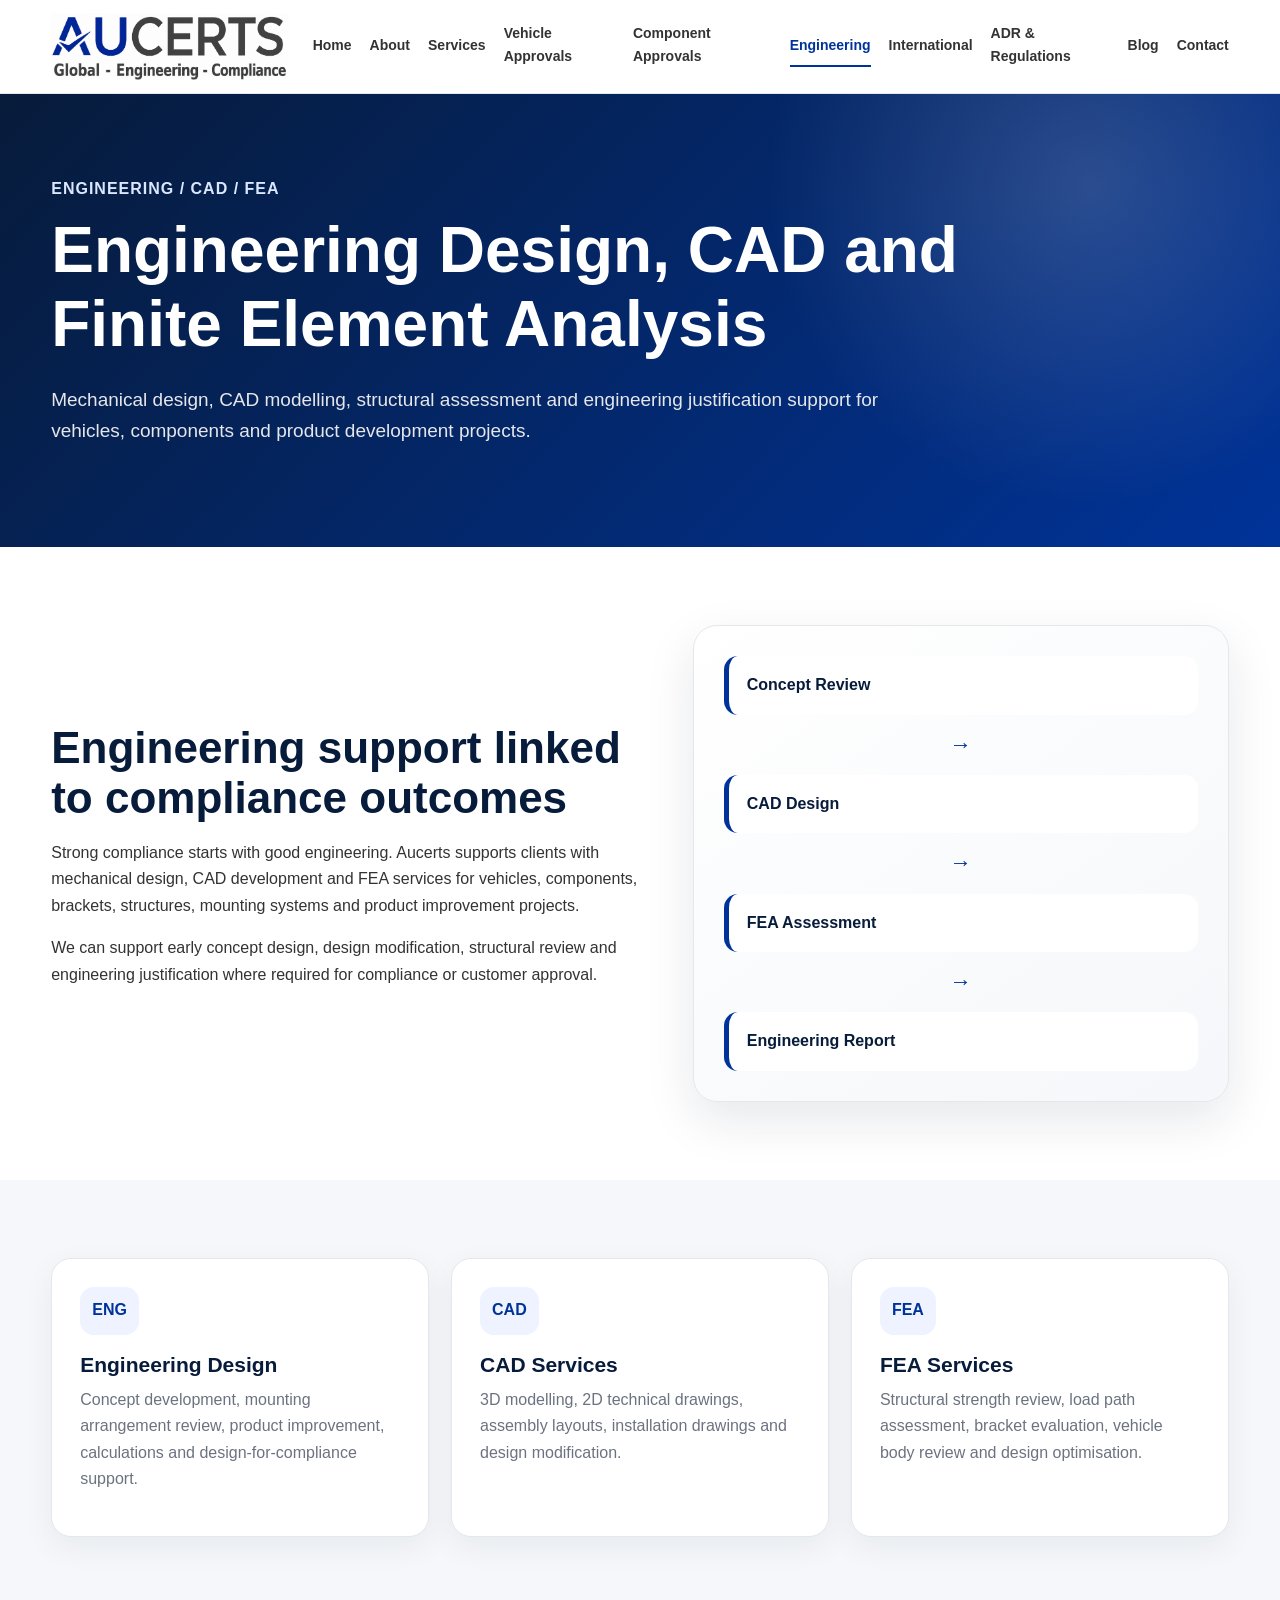
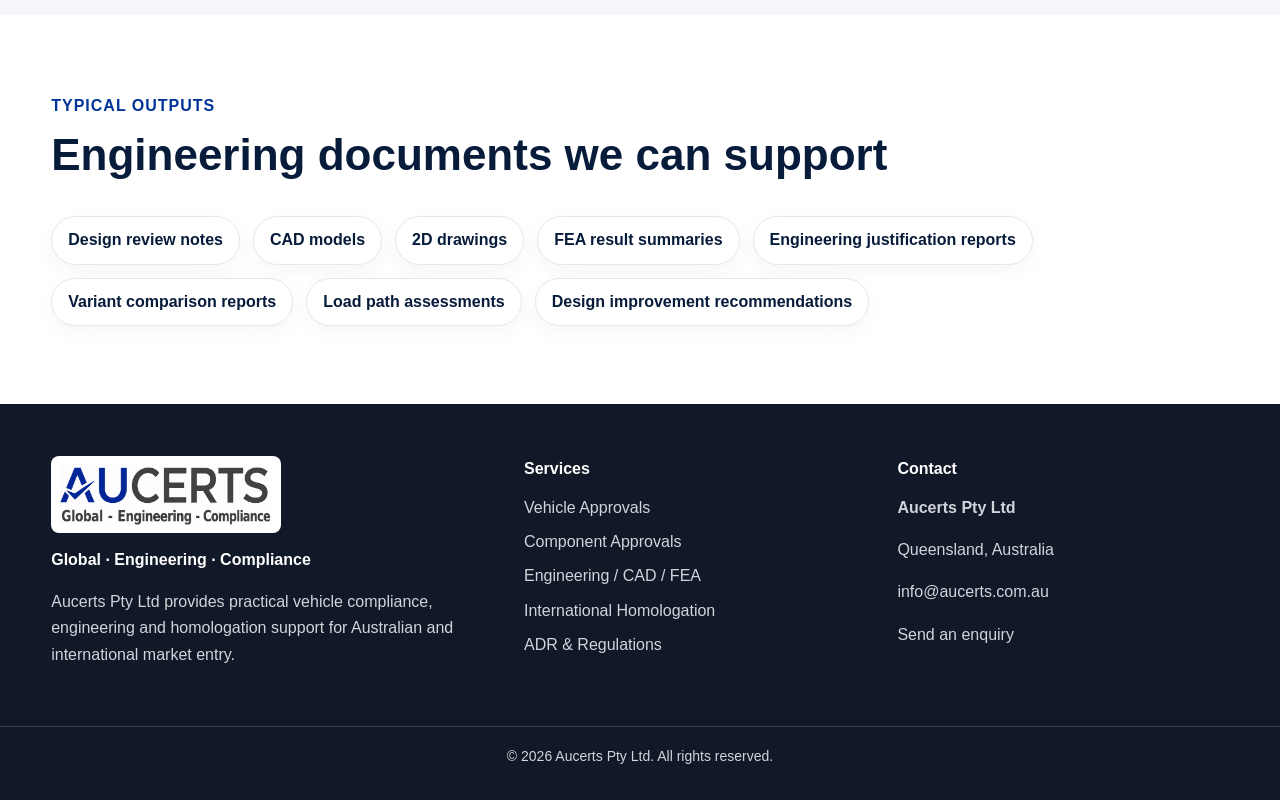
<file: engineering.html>
<!DOCTYPE html>
    <html lang="en">
    <head>
      <meta charset="UTF-8" />
      <meta name="viewport" content="width=device-width, initial-scale=1.0" />
      <title>Engineering Design, CAD and FEA Services | Aucerts</title>
      <meta name="description" content="Aucerts provides engineering design, CAD modelling, finite element analysis, mechanical product design and structural assessment support for vehicles and components." />
      <link rel="icon" href="assets/images/aucerts-logo.png" />
      <link rel="stylesheet" href="assets/css/style.css" />
    </head>
    <body>
      <header class="site-header">
        <div class="container header-inner">
          <a href="index.html" class="logo-link" aria-label="Aucerts home">
            <img src="assets/images/aucerts-logo.png" alt="Aucerts Pty Ltd logo" class="logo" />
          </a>

          <button class="menu-toggle" aria-label="Open navigation" aria-expanded="false">
            <span></span><span></span><span></span>
          </button>

          <nav class="main-nav" aria-label="Main navigation">
          <a href="index.html">Home</a>
          <a href="about.html">About</a>
          <a href="services.html">Services</a>
          <a href="vehicle-approvals.html">Vehicle Approvals</a>
          <a href="component-approvals.html">Component Approvals</a>
          <a href="engineering.html" class="active">Engineering</a>
          <a href="international-homologation.html">International</a>
          <a href="regulations.html">ADR & Regulations</a>
          <a href="blog.html">Blog</a>
          <a href="contact.html">Contact</a>
          </nav>
        </div>
      </header>

      <main>

<section class="page-hero">
  <div class="container">
    <p class="eyebrow light">Engineering / CAD / FEA</p>
    <h1>Engineering Design, CAD and Finite Element Analysis</h1>
    <p>Mechanical design, CAD modelling, structural assessment and engineering justification support for vehicles, components and product development projects.</p>
  </div>
</section>

<section class="section split-section">
  <div class="container split-grid">
    <div>
      <h2>Engineering support linked to compliance outcomes</h2>
      <p>
        Strong compliance starts with good engineering. Aucerts supports clients with mechanical design, CAD development and FEA services for vehicles, components, brackets, structures, mounting systems and product improvement projects.
      </p>
      <p>
        We can support early concept design, design modification, structural review and engineering justification where required for compliance or customer approval.
      </p>
    </div>
    <div class="diagram-card" aria-label="Engineering workflow">
      <span class="diagram-step">Concept Review</span>
      <span class="diagram-arrow">→</span>
      <span class="diagram-step">CAD Design</span>
      <span class="diagram-arrow">→</span>
      <span class="diagram-step">FEA Assessment</span>
      <span class="diagram-arrow">→</span>
      <span class="diagram-step">Engineering Report</span>
    </div>
  </div>
</section>

<section class="section light-section">
  <div class="container">
    <div class="service-grid">
      <div class="service-card"><div class="icon-box">ENG</div><h3>Engineering Design</h3><p>Concept development, mounting arrangement review, product improvement, calculations and design-for-compliance support.</p></div>
      <div class="service-card"><div class="icon-box">CAD</div><h3>CAD Services</h3><p>3D modelling, 2D technical drawings, assembly layouts, installation drawings and design modification.</p></div>
      <div class="service-card"><div class="icon-box">FEA</div><h3>FEA Services</h3><p>Structural strength review, load path assessment, bracket evaluation, vehicle body review and design optimisation.</p></div>
    </div>
  </div>
</section>

<section class="section">
  <div class="container">
    <div class="section-heading">
      <span class="section-kicker">Typical outputs</span>
      <h2>Engineering documents we can support</h2>
    </div>
    <div class="pill-grid">
      <span>Design review notes</span>
      <span>CAD models</span>
      <span>2D drawings</span>
      <span>FEA result summaries</span>
      <span>Engineering justification reports</span>
      <span>Variant comparison reports</span>
      <span>Load path assessments</span>
      <span>Design improvement recommendations</span>
    </div>
  </div>
</section>

      </main>

      <footer class="site-footer">
        <div class="container footer-grid">
          <div>
            <img src="assets/images/aucerts-logo.png" alt="Aucerts Pty Ltd logo" class="footer-logo" />
            <p class="footer-tagline">Global · Engineering · Compliance</p>
            <p>Aucerts Pty Ltd provides practical vehicle compliance, engineering and homologation support for Australian and international market entry.</p>
          </div>

          <div>
            <h4>Services</h4>

          <a href="vehicle-approvals.html">Vehicle Approvals</a>
          <a href="component-approvals.html">Component Approvals</a>
          <a href="engineering.html">Engineering / CAD / FEA</a>
          <a href="international-homologation.html">International Homologation</a>
          <a href="regulations.html">ADR & Regulations</a>

          </div>

          <div>
            <h4>Contact</h4>
            <p><strong>Aucerts Pty Ltd</strong></p>
            <p>Queensland, Australia</p>
            <p><a href="mailto:info@aucerts.com.au">info@aucerts.com.au</a></p>
            <p><a href="contact.html">Send an enquiry</a></p>
          </div>
        </div>

        <div class="footer-bottom">
          <p>© 2026 Aucerts Pty Ltd. All rights reserved.</p>
        </div>
      </footer>

      <script src="assets/js/main.js"></script>
    </body>
    </html>
</file>
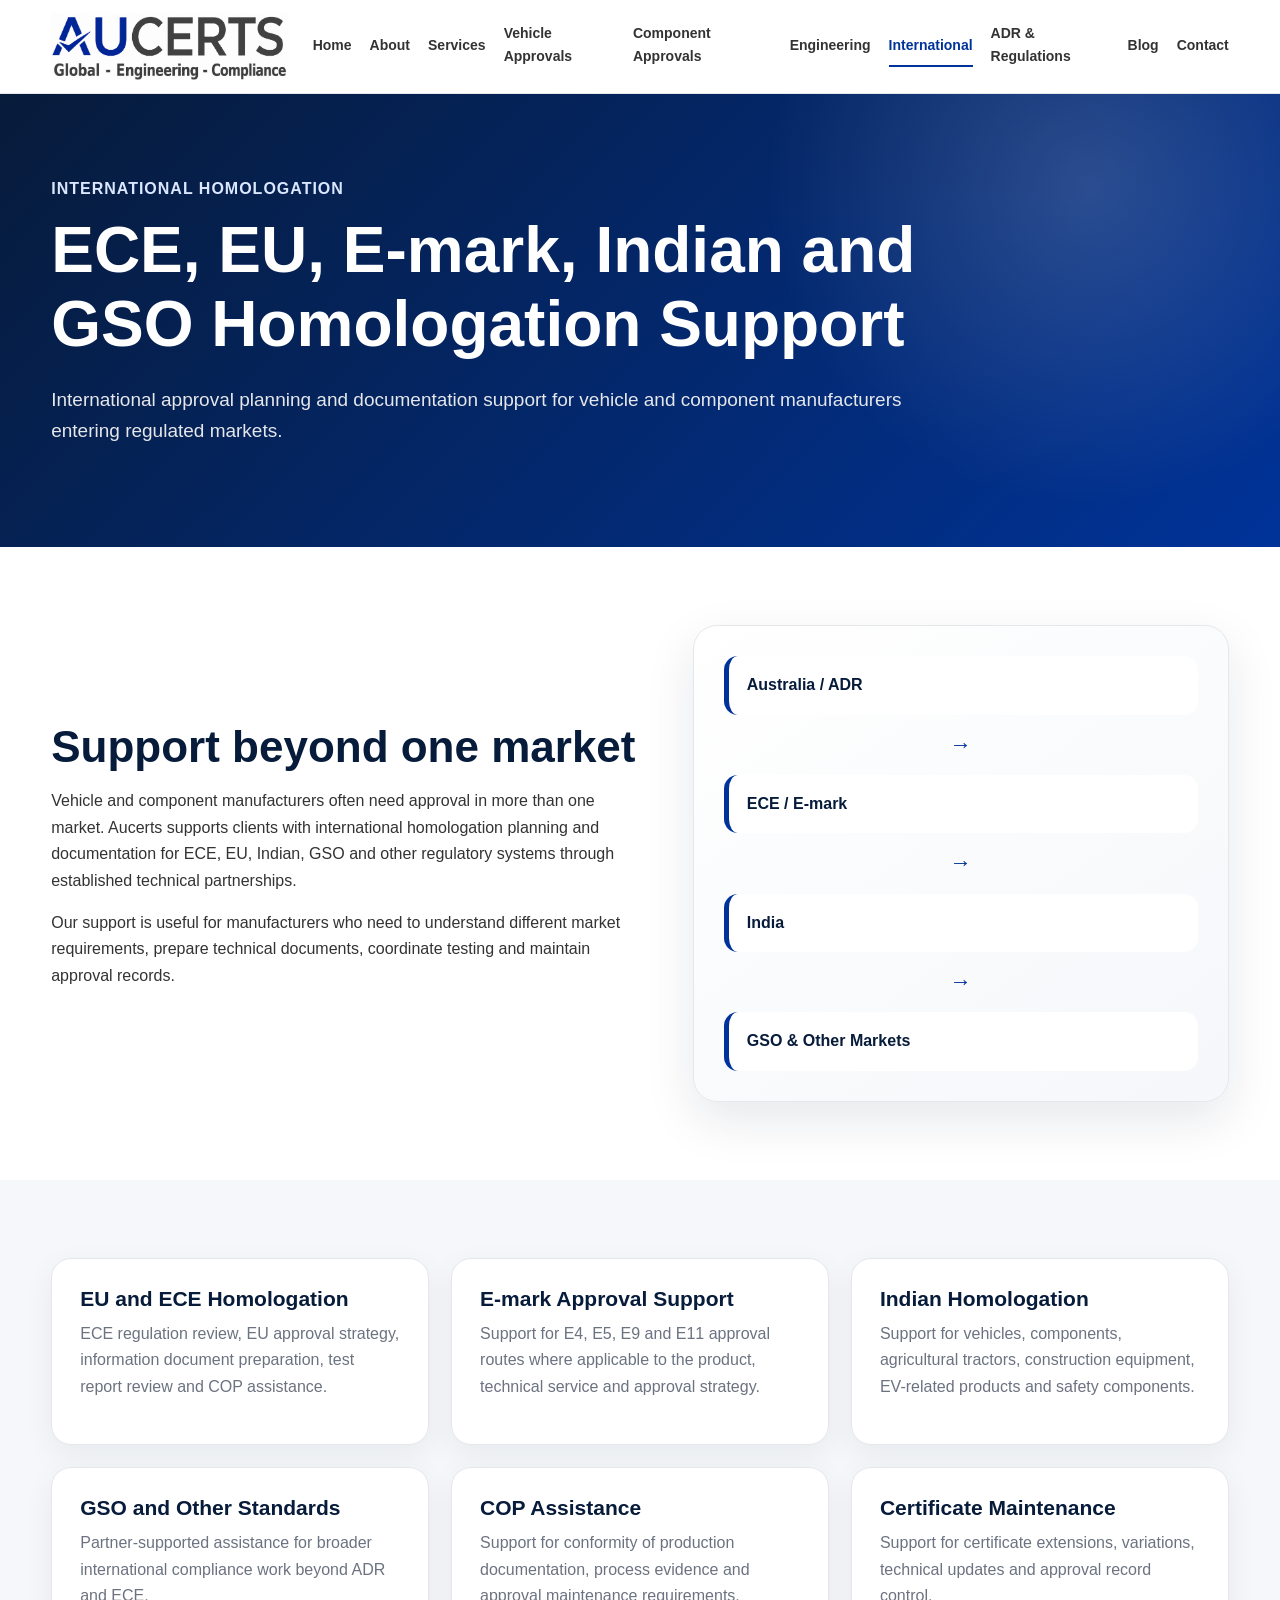
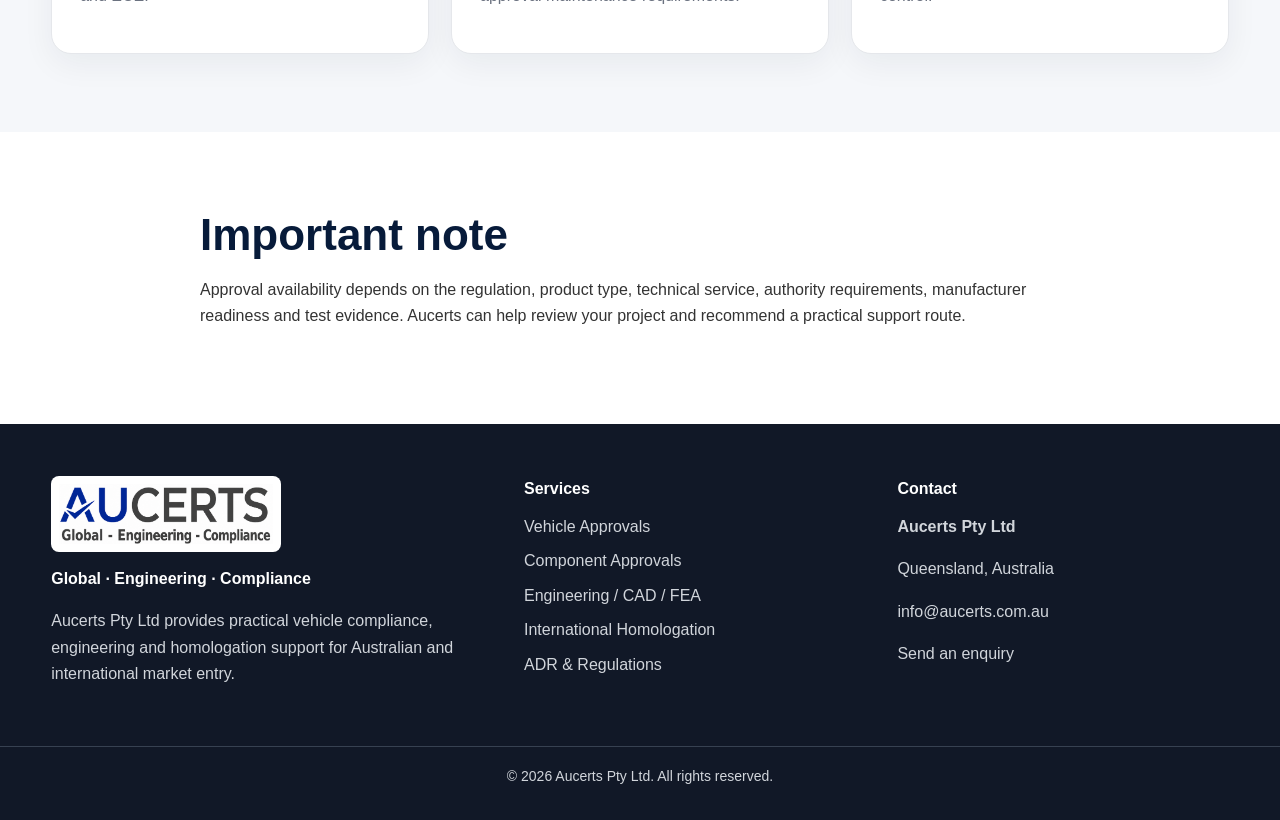
<file: international-homologation.html>
<!DOCTYPE html>
    <html lang="en">
    <head>
      <meta charset="UTF-8" />
      <meta name="viewport" content="width=device-width, initial-scale=1.0" />
      <title>International Homologation Support | ECE, EU, GSO and Indian Approval Assistance</title>
      <meta name="description" content="Aucerts provides international homologation support including ECE approval, E-mark support, EU homologation, COP assistance, Indian homologation and GSO support." />
      <link rel="icon" href="assets/images/aucerts-logo.png" />
      <link rel="stylesheet" href="assets/css/style.css" />
    </head>
    <body>
      <header class="site-header">
        <div class="container header-inner">
          <a href="index.html" class="logo-link" aria-label="Aucerts home">
            <img src="assets/images/aucerts-logo.png" alt="Aucerts Pty Ltd logo" class="logo" />
          </a>

          <button class="menu-toggle" aria-label="Open navigation" aria-expanded="false">
            <span></span><span></span><span></span>
          </button>

          <nav class="main-nav" aria-label="Main navigation">
          <a href="index.html">Home</a>
          <a href="about.html">About</a>
          <a href="services.html">Services</a>
          <a href="vehicle-approvals.html">Vehicle Approvals</a>
          <a href="component-approvals.html">Component Approvals</a>
          <a href="engineering.html">Engineering</a>
          <a href="international-homologation.html" class="active">International</a>
          <a href="regulations.html">ADR & Regulations</a>
          <a href="blog.html">Blog</a>
          <a href="contact.html">Contact</a>
          </nav>
        </div>
      </header>

      <main>

<section class="page-hero">
  <div class="container">
    <p class="eyebrow light">International Homologation</p>
    <h1>ECE, EU, E-mark, Indian and GSO Homologation Support</h1>
    <p>International approval planning and documentation support for vehicle and component manufacturers entering regulated markets.</p>
  </div>
</section>

<section class="section split-section">
  <div class="container split-grid">
    <div>
      <h2>Support beyond one market</h2>
      <p>
        Vehicle and component manufacturers often need approval in more than one market. Aucerts supports clients with international homologation planning and documentation for ECE, EU, Indian, GSO and other regulatory systems through established technical partnerships.
      </p>
      <p>
        Our support is useful for manufacturers who need to understand different market requirements, prepare technical documents, coordinate testing and maintain approval records.
      </p>
    </div>
    <div class="diagram-card" aria-label="International homologation support routes">
      <span class="diagram-step">Australia / ADR</span>
      <span class="diagram-arrow">→</span>
      <span class="diagram-step">ECE / E-mark</span>
      <span class="diagram-arrow">→</span>
      <span class="diagram-step">India</span>
      <span class="diagram-arrow">→</span>
      <span class="diagram-step">GSO & Other Markets</span>
    </div>
  </div>
</section>

<section class="section light-section">
  <div class="container">
    <div class="service-grid">
      <div class="service-card"><h3>EU and ECE Homologation</h3><p>ECE regulation review, EU approval strategy, information document preparation, test report review and COP assistance.</p></div>
      <div class="service-card"><h3>E-mark Approval Support</h3><p>Support for E4, E5, E9 and E11 approval routes where applicable to the product, technical service and approval strategy.</p></div>
      <div class="service-card"><h3>Indian Homologation</h3><p>Support for vehicles, components, agricultural tractors, construction equipment, EV-related products and safety components.</p></div>
      <div class="service-card"><h3>GSO and Other Standards</h3><p>Partner-supported assistance for broader international compliance work beyond ADR and ECE.</p></div>
      <div class="service-card"><h3>COP Assistance</h3><p>Support for conformity of production documentation, process evidence and approval maintenance requirements.</p></div>
      <div class="service-card"><h3>Certificate Maintenance</h3><p>Support for certificate extensions, variations, technical updates and approval record control.</p></div>
    </div>
  </div>
</section>

<section class="section">
  <div class="container narrow">
    <h2>Important note</h2>
    <p>
      Approval availability depends on the regulation, product type, technical service, authority requirements, manufacturer readiness and test evidence. Aucerts can help review your project and recommend a practical support route.
    </p>
  </div>
</section>

      </main>

      <footer class="site-footer">
        <div class="container footer-grid">
          <div>
            <img src="assets/images/aucerts-logo.png" alt="Aucerts Pty Ltd logo" class="footer-logo" />
            <p class="footer-tagline">Global · Engineering · Compliance</p>
            <p>Aucerts Pty Ltd provides practical vehicle compliance, engineering and homologation support for Australian and international market entry.</p>
          </div>

          <div>
            <h4>Services</h4>

          <a href="vehicle-approvals.html">Vehicle Approvals</a>
          <a href="component-approvals.html">Component Approvals</a>
          <a href="engineering.html">Engineering / CAD / FEA</a>
          <a href="international-homologation.html">International Homologation</a>
          <a href="regulations.html">ADR & Regulations</a>

          </div>

          <div>
            <h4>Contact</h4>
            <p><strong>Aucerts Pty Ltd</strong></p>
            <p>Queensland, Australia</p>
            <p><a href="mailto:info@aucerts.com.au">info@aucerts.com.au</a></p>
            <p><a href="contact.html">Send an enquiry</a></p>
          </div>
        </div>

        <div class="footer-bottom">
          <p>© 2026 Aucerts Pty Ltd. All rights reserved.</p>
        </div>
      </footer>

      <script src="assets/js/main.js"></script>
    </body>
    </html>
</file>
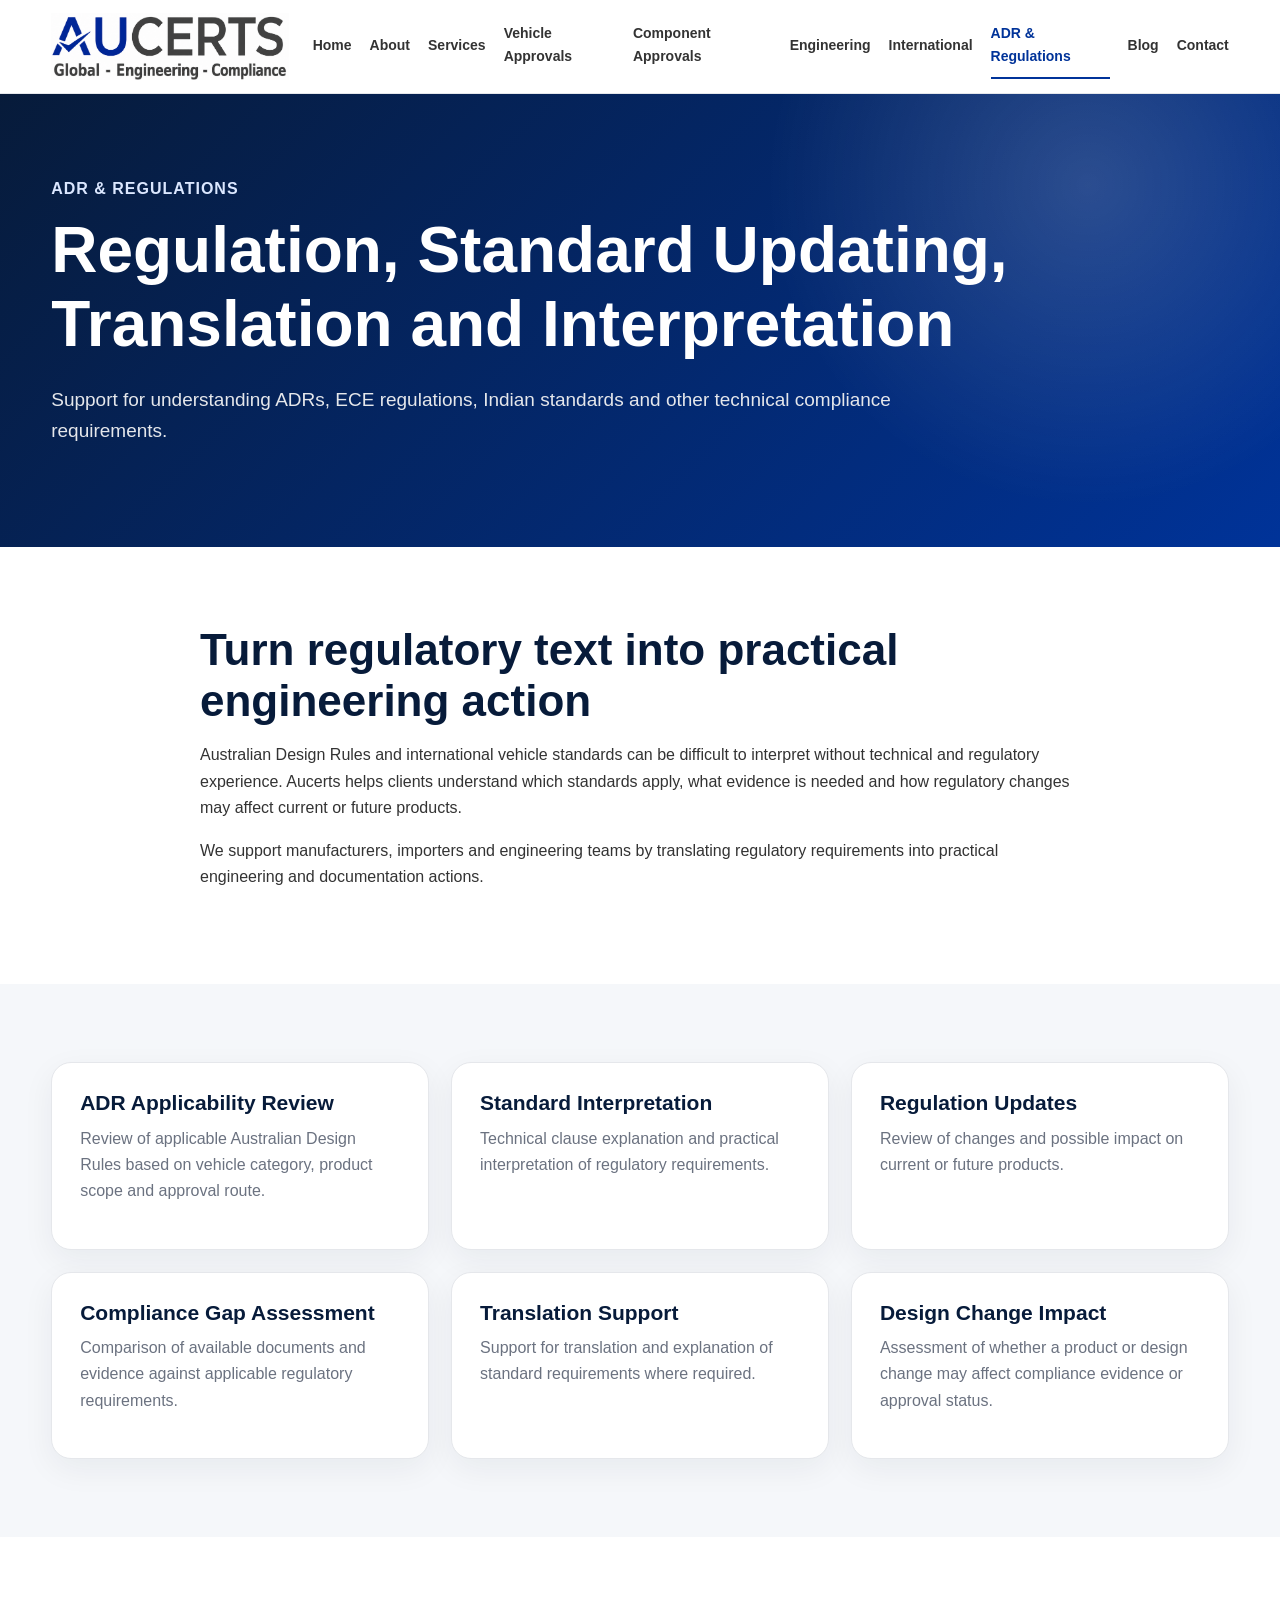
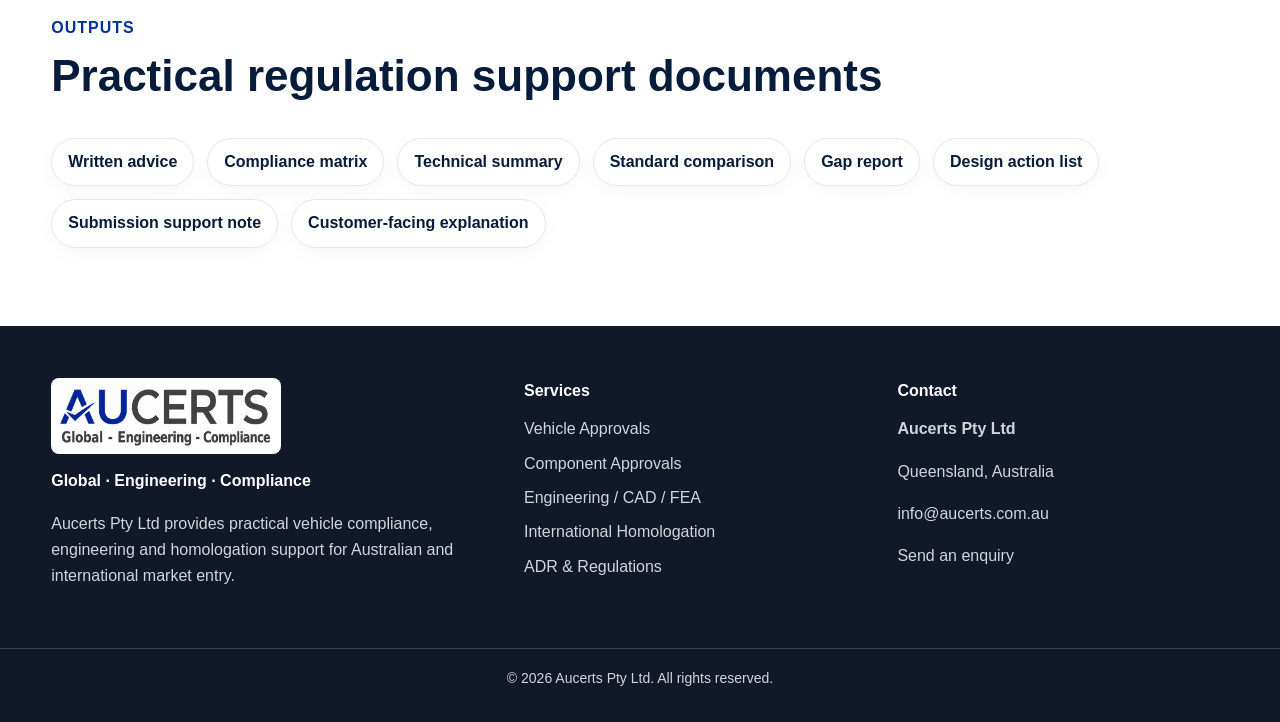
<file: regulations.html>
<!DOCTYPE html>
    <html lang="en">
    <head>
      <meta charset="UTF-8" />
      <meta name="viewport" content="width=device-width, initial-scale=1.0" />
      <title>ADR and Regulation Support | Standard Updates, Interpretation and Compliance Review</title>
      <meta name="description" content="Aucerts helps clients understand ADRs, regulation updates, standard interpretation, translation, compliance requirements and technical documentation for vehicle approval." />
      <link rel="icon" href="assets/images/aucerts-logo.png" />
      <link rel="stylesheet" href="assets/css/style.css" />
    </head>
    <body>
      <header class="site-header">
        <div class="container header-inner">
          <a href="index.html" class="logo-link" aria-label="Aucerts home">
            <img src="assets/images/aucerts-logo.png" alt="Aucerts Pty Ltd logo" class="logo" />
          </a>

          <button class="menu-toggle" aria-label="Open navigation" aria-expanded="false">
            <span></span><span></span><span></span>
          </button>

          <nav class="main-nav" aria-label="Main navigation">
          <a href="index.html">Home</a>
          <a href="about.html">About</a>
          <a href="services.html">Services</a>
          <a href="vehicle-approvals.html">Vehicle Approvals</a>
          <a href="component-approvals.html">Component Approvals</a>
          <a href="engineering.html">Engineering</a>
          <a href="international-homologation.html">International</a>
          <a href="regulations.html" class="active">ADR & Regulations</a>
          <a href="blog.html">Blog</a>
          <a href="contact.html">Contact</a>
          </nav>
        </div>
      </header>

      <main>

<section class="page-hero">
  <div class="container">
    <p class="eyebrow light">ADR & Regulations</p>
    <h1>Regulation, Standard Updating, Translation and Interpretation</h1>
    <p>Support for understanding ADRs, ECE regulations, Indian standards and other technical compliance requirements.</p>
  </div>
</section>

<section class="section">
  <div class="container narrow">
    <h2>Turn regulatory text into practical engineering action</h2>
    <p>
      Australian Design Rules and international vehicle standards can be difficult to interpret without technical and regulatory experience. Aucerts helps clients understand which standards apply, what evidence is needed and how regulatory changes may affect current or future products.
    </p>
    <p>
      We support manufacturers, importers and engineering teams by translating regulatory requirements into practical engineering and documentation actions.
    </p>
  </div>
</section>

<section class="section light-section">
  <div class="container">
    <div class="service-grid">
      <div class="service-card"><h3>ADR Applicability Review</h3><p>Review of applicable Australian Design Rules based on vehicle category, product scope and approval route.</p></div>
      <div class="service-card"><h3>Standard Interpretation</h3><p>Technical clause explanation and practical interpretation of regulatory requirements.</p></div>
      <div class="service-card"><h3>Regulation Updates</h3><p>Review of changes and possible impact on current or future products.</p></div>
      <div class="service-card"><h3>Compliance Gap Assessment</h3><p>Comparison of available documents and evidence against applicable regulatory requirements.</p></div>
      <div class="service-card"><h3>Translation Support</h3><p>Support for translation and explanation of standard requirements where required.</p></div>
      <div class="service-card"><h3>Design Change Impact</h3><p>Assessment of whether a product or design change may affect compliance evidence or approval status.</p></div>
    </div>
  </div>
</section>

<section class="section">
  <div class="container">
    <div class="section-heading">
      <span class="section-kicker">Outputs</span>
      <h2>Practical regulation support documents</h2>
    </div>
    <div class="pill-grid">
      <span>Written advice</span>
      <span>Compliance matrix</span>
      <span>Technical summary</span>
      <span>Standard comparison</span>
      <span>Gap report</span>
      <span>Design action list</span>
      <span>Submission support note</span>
      <span>Customer-facing explanation</span>
    </div>
  </div>
</section>

      </main>

      <footer class="site-footer">
        <div class="container footer-grid">
          <div>
            <img src="assets/images/aucerts-logo.png" alt="Aucerts Pty Ltd logo" class="footer-logo" />
            <p class="footer-tagline">Global · Engineering · Compliance</p>
            <p>Aucerts Pty Ltd provides practical vehicle compliance, engineering and homologation support for Australian and international market entry.</p>
          </div>

          <div>
            <h4>Services</h4>

          <a href="vehicle-approvals.html">Vehicle Approvals</a>
          <a href="component-approvals.html">Component Approvals</a>
          <a href="engineering.html">Engineering / CAD / FEA</a>
          <a href="international-homologation.html">International Homologation</a>
          <a href="regulations.html">ADR & Regulations</a>

          </div>

          <div>
            <h4>Contact</h4>
            <p><strong>Aucerts Pty Ltd</strong></p>
            <p>Queensland, Australia</p>
            <p><a href="mailto:info@aucerts.com.au">info@aucerts.com.au</a></p>
            <p><a href="contact.html">Send an enquiry</a></p>
          </div>
        </div>

        <div class="footer-bottom">
          <p>© 2026 Aucerts Pty Ltd. All rights reserved.</p>
        </div>
      </footer>

      <script src="assets/js/main.js"></script>
    </body>
    </html>
</file>
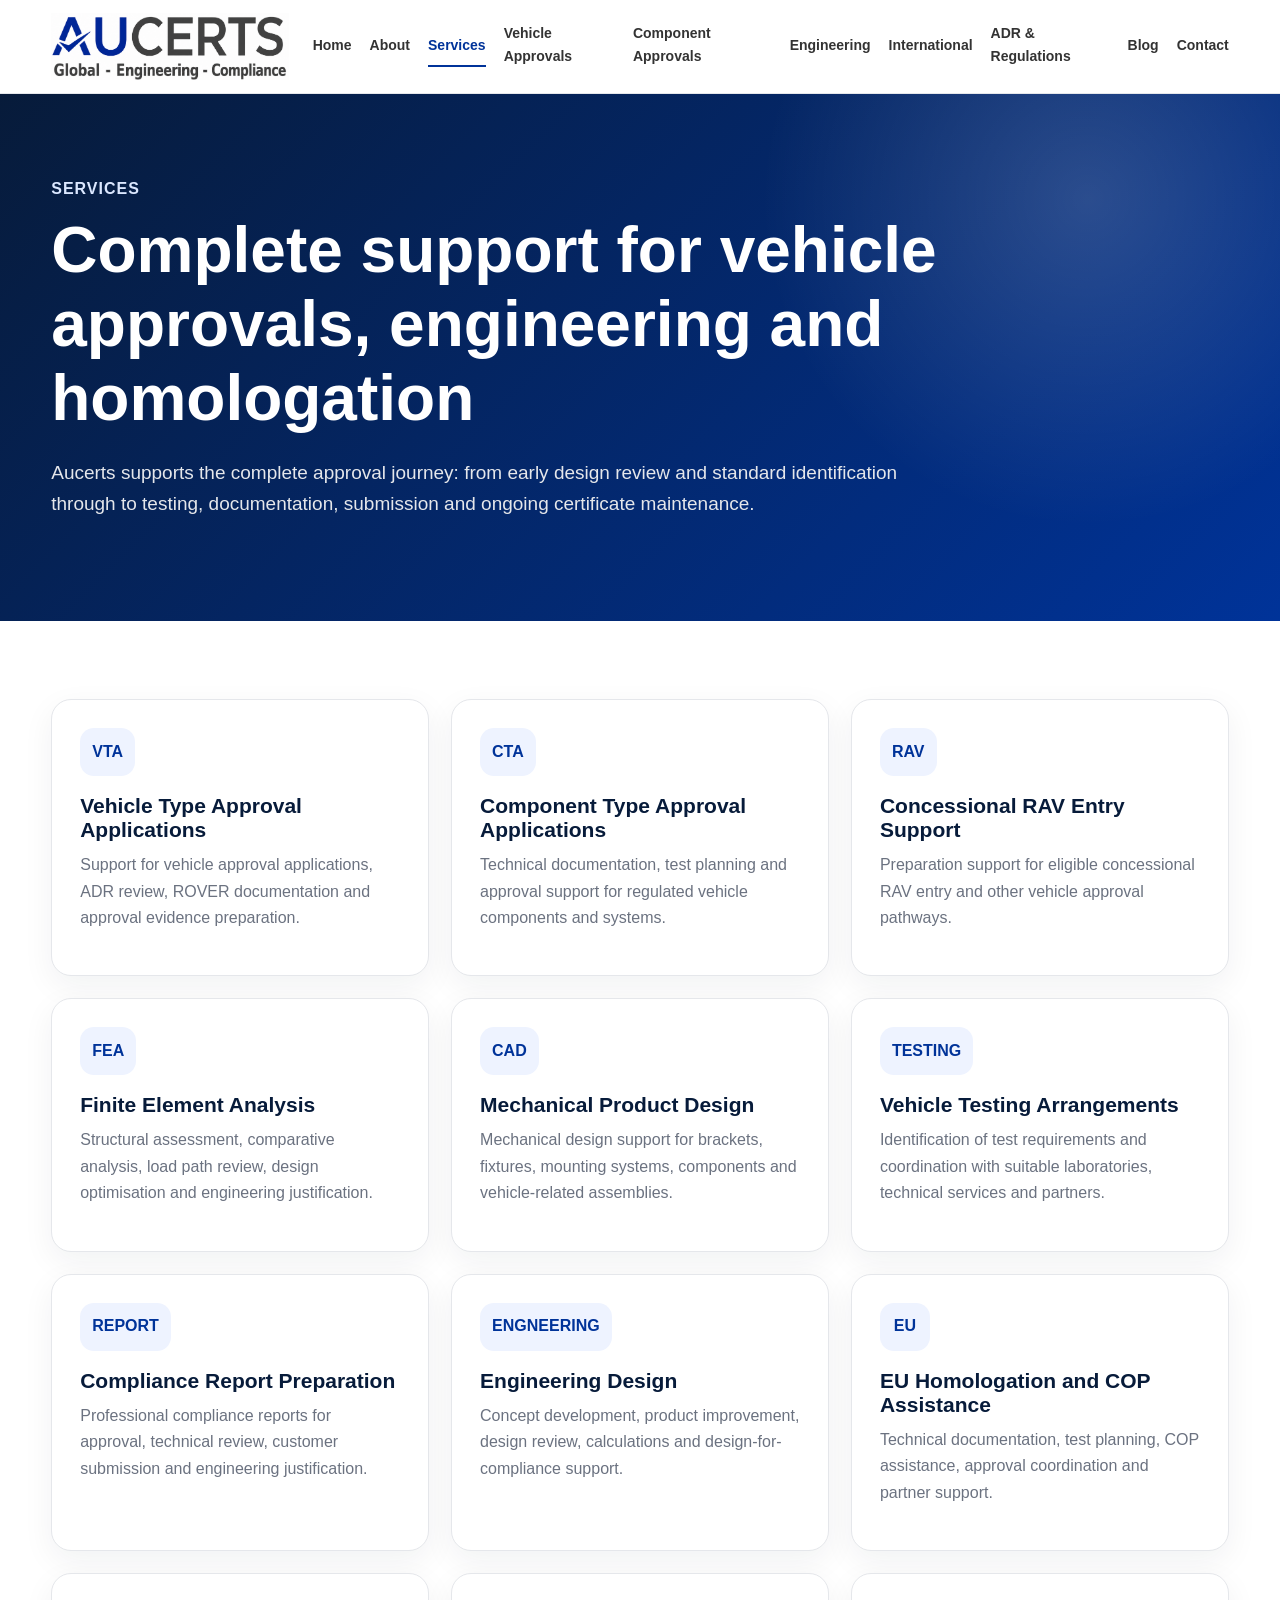
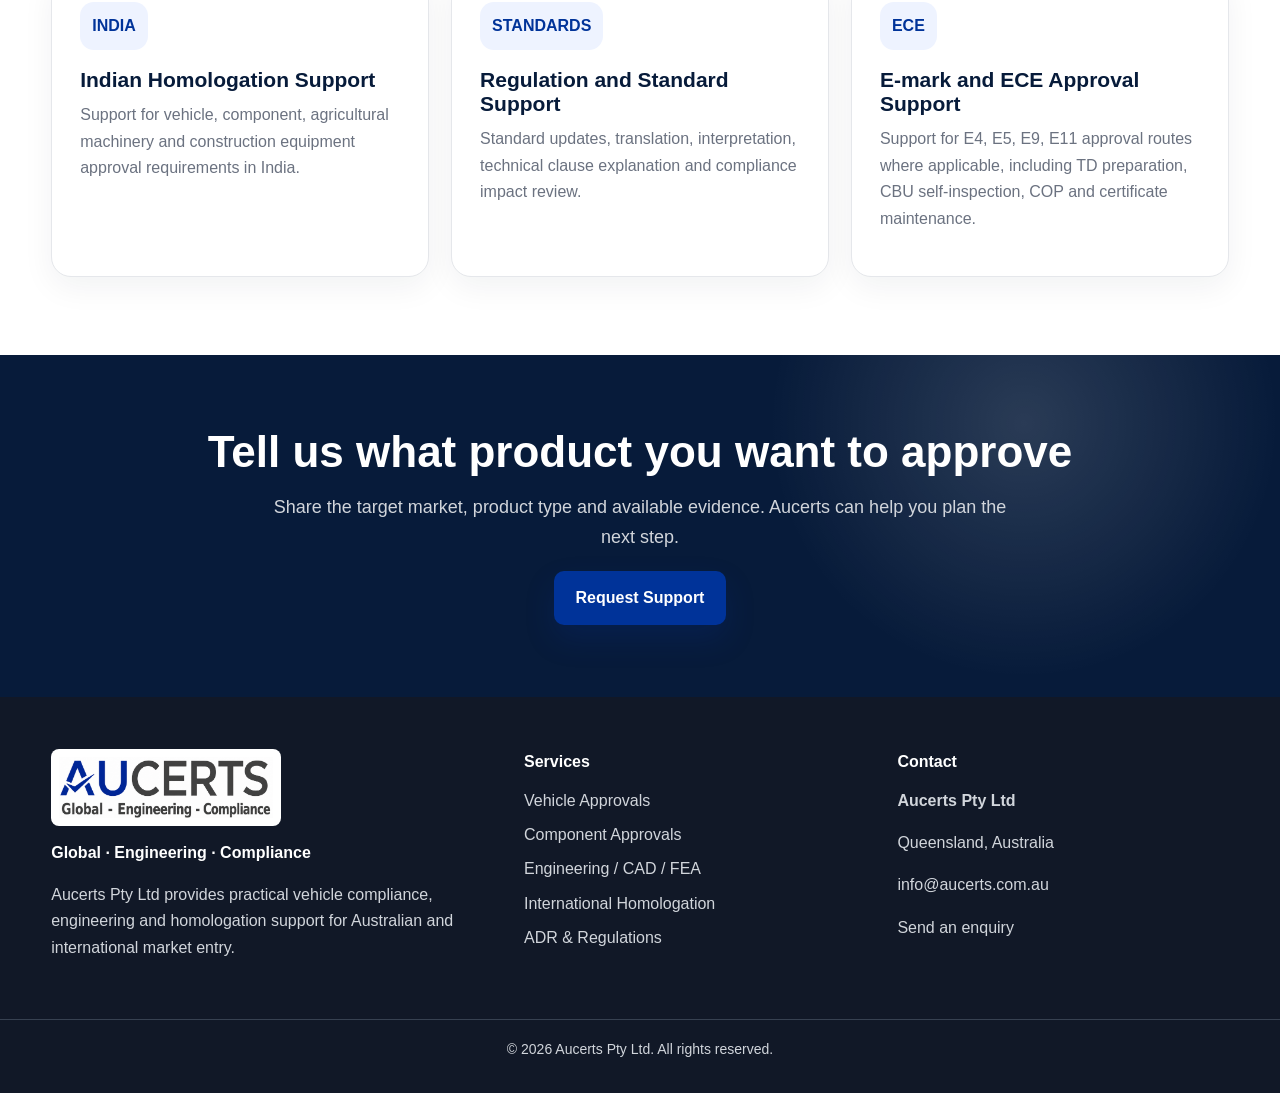
<file: services.html>
<!DOCTYPE html>
    <html lang="en">
    <head>
      <meta charset="UTF-8" />
      <meta name="viewport" content="width=device-width, initial-scale=1.0" />
      <title>Services | ADR, Vehicle Approval, ECE Homologation, CAD/FEA and Testing Support</title>
      <meta name="description" content="Aucerts provides vehicle type approval applications, component approval support, CAD/FEA, mechanical design, testing arrangements, compliance reports and homologation support." />
      <link rel="icon" href="assets/images/aucerts-logo.png" />
      <link rel="stylesheet" href="assets/css/style.css" />
    </head>
    <body>
      <header class="site-header">
        <div class="container header-inner">
          <a href="index.html" class="logo-link" aria-label="Aucerts home">
            <img src="assets/images/aucerts-logo.png" alt="Aucerts Pty Ltd logo" class="logo" />
          </a>

          <button class="menu-toggle" aria-label="Open navigation" aria-expanded="false">
            <span></span><span></span><span></span>
          </button>

          <nav class="main-nav" aria-label="Main navigation">
          <a href="index.html">Home</a>
          <a href="about.html">About</a>
          <a href="services.html" class="active">Services</a>
          <a href="vehicle-approvals.html">Vehicle Approvals</a>
          <a href="component-approvals.html">Component Approvals</a>
          <a href="engineering.html">Engineering</a>
          <a href="international-homologation.html">International</a>
          <a href="regulations.html">ADR & Regulations</a>
          <a href="blog.html">Blog</a>
          <a href="contact.html">Contact</a>
          </nav>
        </div>
      </header>

      <main>

<section class="page-hero">
  <div class="container">
    <p class="eyebrow light">Services</p>
    <h1>Complete support for vehicle approvals, engineering and homologation</h1>
    <p>Aucerts supports the complete approval journey: from early design review and standard identification through to testing, documentation, submission and ongoing certificate maintenance.</p>
  </div>
</section>

<section class="section">
  <div class="container">
    <div class="service-grid detailed">
      <div class="service-card"><div class="icon-box">VTA</div><h3>Vehicle Type Approval Applications</h3><p>Support for vehicle approval applications, ADR review, ROVER documentation and approval evidence preparation.</p></div>
      <div class="service-card"><div class="icon-box">CTA</div><h3>Component Type Approval Applications</h3><p>Technical documentation, test planning and approval support for regulated vehicle components and systems.</p></div>
      <div class="service-card"><div class="icon-box">RAV</div><h3>Concessional RAV Entry Support</h3><p>Preparation support for eligible concessional RAV entry and other vehicle approval pathways.</p></div>
      <div class="service-card"><div class="icon-box">FEA</div><h3>Finite Element Analysis</h3><p>Structural assessment, comparative analysis, load path review, design optimisation and engineering justification.</p></div>
      <div class="service-card"><div class="icon-box">CAD</div><h3>Mechanical Product Design</h3><p>Mechanical design support for brackets, fixtures, mounting systems, components and vehicle-related assemblies.</p></div>
      <div class="service-card"><div class="icon-box">TESTING</div><h3>Vehicle Testing Arrangements</h3><p>Identification of test requirements and coordination with suitable laboratories, technical services and partners.</p></div>
      <div class="service-card"><div class="icon-box">REPORT</div><h3>Compliance Report Preparation</h3><p>Professional compliance reports for approval, technical review, customer submission and engineering justification.</p></div>
      <div class="service-card"><div class="icon-box">ENGNEERING</div><h3>Engineering Design</h3><p>Concept development, product improvement, design review, calculations and design-for-compliance support.</p></div>
      <div class="service-card"><div class="icon-box">EU</div><h3>EU Homologation and COP Assistance</h3><p>Technical documentation, test planning, COP assistance, approval coordination and partner support.</p></div>
      <div class="service-card"><div class="icon-box">INDIA</div><h3>Indian Homologation Support</h3><p>Support for vehicle, component, agricultural machinery and construction equipment approval requirements in India.</p></div>
      <div class="service-card"><div class="icon-box">STANDARDS</div><h3>Regulation and Standard Support</h3><p>Standard updates, translation, interpretation, technical clause explanation and compliance impact review.</p></div>
      <div class="service-card"><div class="icon-box">ECE</div><h3>E-mark and ECE Approval Support</h3><p>Support for E4, E5, E9, E11 approval routes where applicable, including TD preparation, CBU self-inspection, COP and certificate maintenance.</p></div>
    </div>
  </div>
</section>

<section class="cta-section">
  <div class="container">
    <h2>Tell us what product you want to approve</h2>
    <p>Share the target market, product type and available evidence. Aucerts can help you plan the next step.</p>
    <a href="contact.html" class="btn primary-btn">Request Support</a>
  </div>
</section>

      </main>

      <footer class="site-footer">
        <div class="container footer-grid">
          <div>
            <img src="assets/images/aucerts-logo.png" alt="Aucerts Pty Ltd logo" class="footer-logo" />
            <p class="footer-tagline">Global · Engineering · Compliance</p>
            <p>Aucerts Pty Ltd provides practical vehicle compliance, engineering and homologation support for Australian and international market entry.</p>
          </div>

          <div>
            <h4>Services</h4>

          <a href="vehicle-approvals.html">Vehicle Approvals</a>
          <a href="component-approvals.html">Component Approvals</a>
          <a href="engineering.html">Engineering / CAD / FEA</a>
          <a href="international-homologation.html">International Homologation</a>
          <a href="regulations.html">ADR & Regulations</a>

          </div>

          <div>
            <h4>Contact</h4>
            <p><strong>Aucerts Pty Ltd</strong></p>
            <p>Queensland, Australia</p>
            <p><a href="mailto:info@aucerts.com.au">info@aucerts.com.au</a></p>
            <p><a href="contact.html">Send an enquiry</a></p>
          </div>
        </div>

        <div class="footer-bottom">
          <p>© 2026 Aucerts Pty Ltd. All rights reserved.</p>
        </div>
      </footer>

      <script src="assets/js/main.js"></script>
    </body>
    </html>
</file>
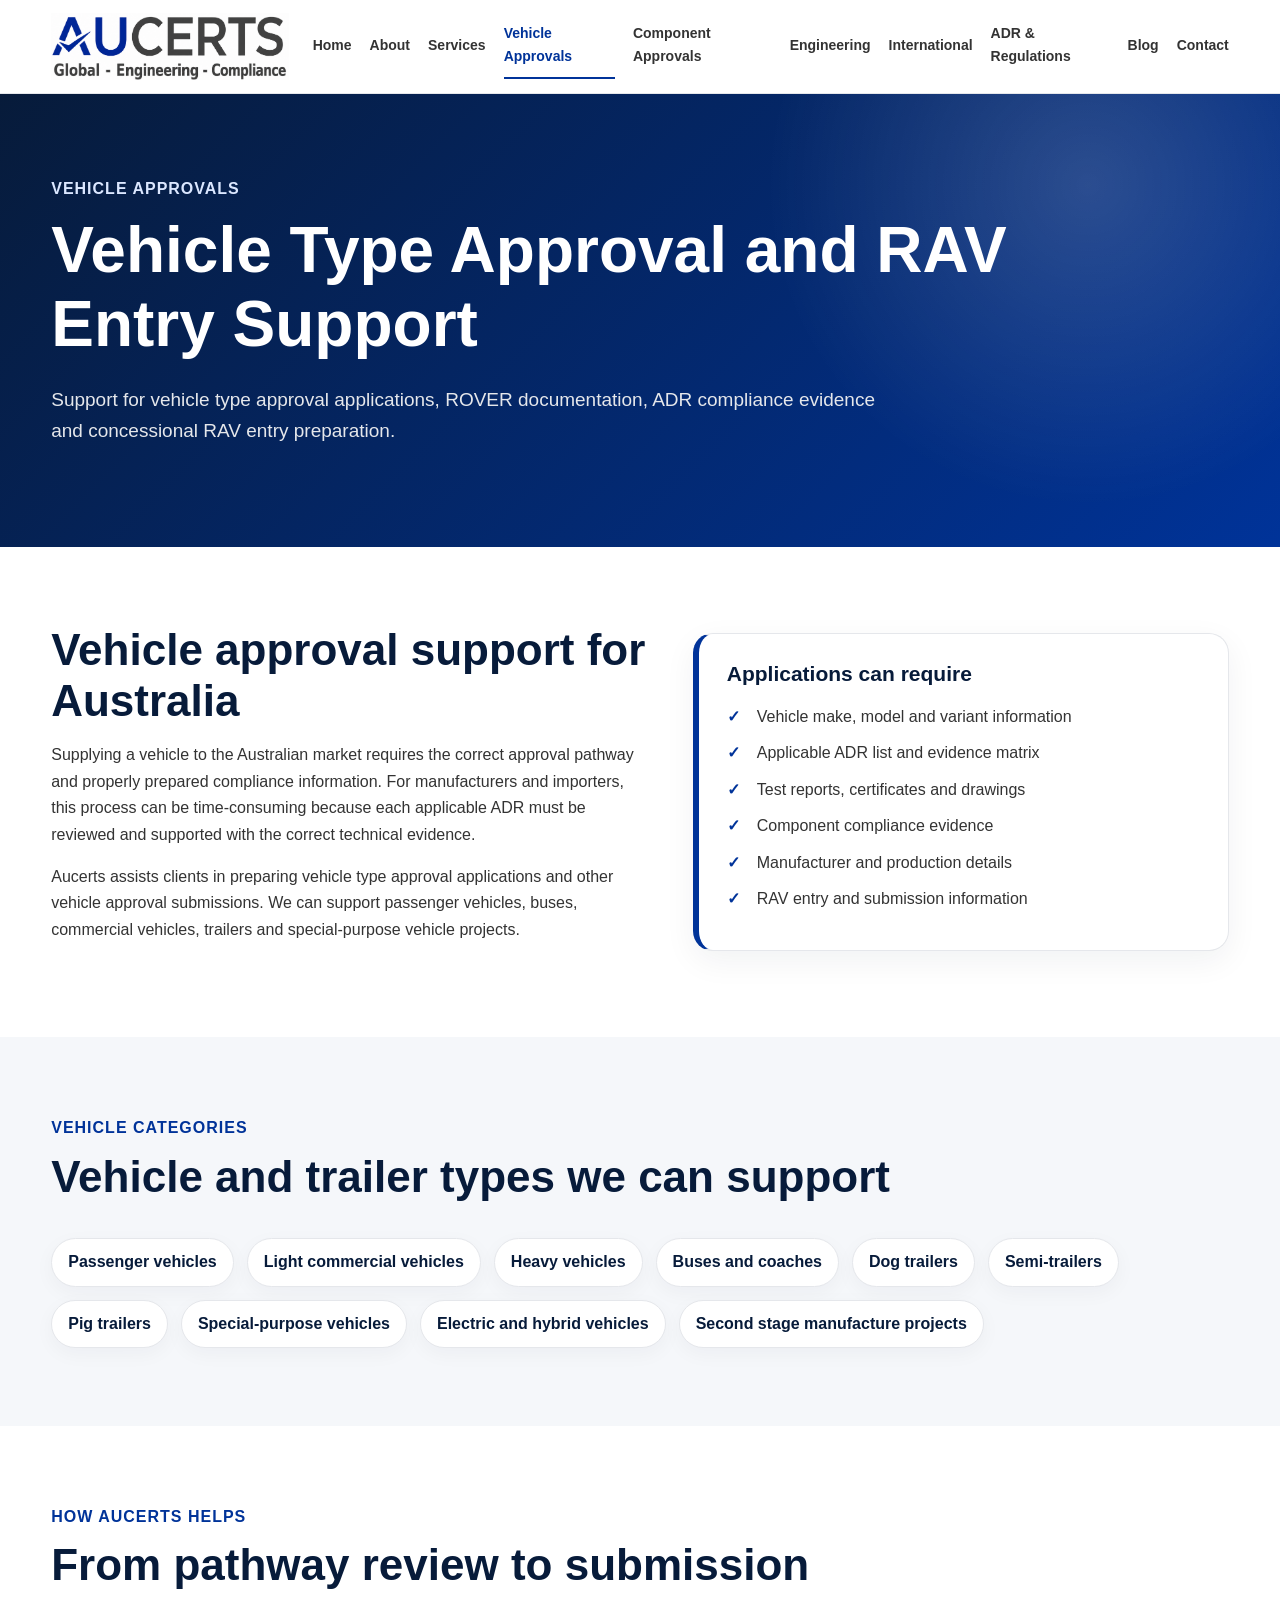
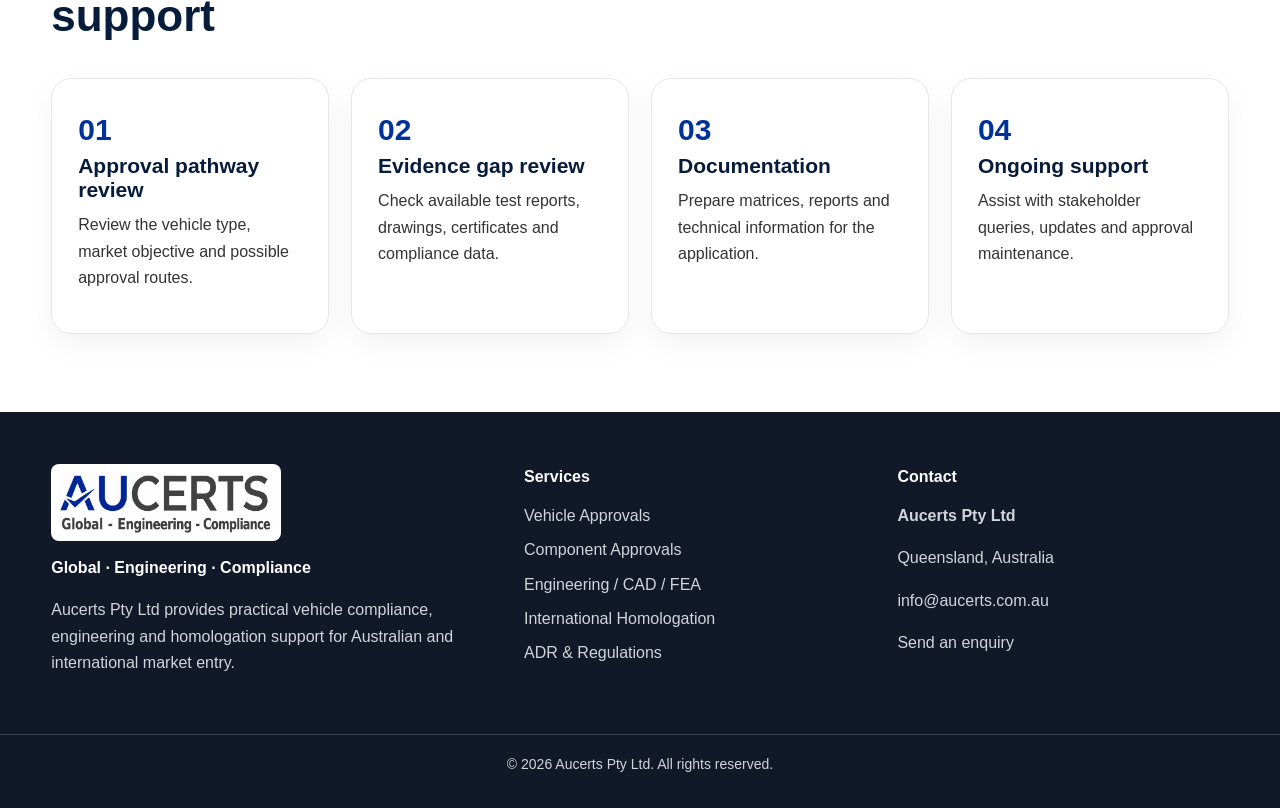
<file: vehicle-approvals.html>
<!DOCTYPE html>
    <html lang="en">
    <head>
      <meta charset="UTF-8" />
      <meta name="viewport" content="width=device-width, initial-scale=1.0" />
      <title>Vehicle Type Approval and RAV Entry Support Australia | Aucerts</title>
      <meta name="description" content="Aucerts assists with vehicle type approval, ROVER submissions, RAV entry support and concessional approval pathways for passenger vehicles, buses, commercial vehicles and trailers." />
      <link rel="icon" href="assets/images/aucerts-logo.png" />
      <link rel="stylesheet" href="assets/css/style.css" />
    </head>
    <body>
      <header class="site-header">
        <div class="container header-inner">
          <a href="index.html" class="logo-link" aria-label="Aucerts home">
            <img src="assets/images/aucerts-logo.png" alt="Aucerts Pty Ltd logo" class="logo" />
          </a>

          <button class="menu-toggle" aria-label="Open navigation" aria-expanded="false">
            <span></span><span></span><span></span>
          </button>

          <nav class="main-nav" aria-label="Main navigation">
          <a href="index.html">Home</a>
          <a href="about.html">About</a>
          <a href="services.html">Services</a>
          <a href="vehicle-approvals.html" class="active">Vehicle Approvals</a>
          <a href="component-approvals.html">Component Approvals</a>
          <a href="engineering.html">Engineering</a>
          <a href="international-homologation.html">International</a>
          <a href="regulations.html">ADR & Regulations</a>
          <a href="blog.html">Blog</a>
          <a href="contact.html">Contact</a>
          </nav>
        </div>
      </header>

      <main>

<section class="page-hero">
  <div class="container">
    <p class="eyebrow light">Vehicle Approvals</p>
    <h1>Vehicle Type Approval and RAV Entry Support</h1>
    <p>Support for vehicle type approval applications, ROVER documentation, ADR compliance evidence and concessional RAV entry preparation.</p>
  </div>
</section>

<section class="section">
  <div class="container split-grid">
    <div>
      <h2>Vehicle approval support for Australia</h2>
      <p>
        Supplying a vehicle to the Australian market requires the correct approval pathway and properly prepared compliance information. For manufacturers and importers, this process can be time-consuming because each applicable ADR must be reviewed and supported with the correct technical evidence.
      </p>
      <p>
        Aucerts assists clients in preparing vehicle type approval applications and other vehicle approval submissions. We can support passenger vehicles, buses, commercial vehicles, trailers and special-purpose vehicle projects.
      </p>
    </div>
    <div class="content-card highlight-card">
      <h3>Applications can require</h3>
      <ul class="tick-list">
        <li>Vehicle make, model and variant information</li>
        <li>Applicable ADR list and evidence matrix</li>
        <li>Test reports, certificates and drawings</li>
        <li>Component compliance evidence</li>
        <li>Manufacturer and production details</li>
        <li>RAV entry and submission information</li>
      </ul>
    </div>
  </div>
</section>

<section class="section light-section">
  <div class="container">
    <div class="section-heading">
      <span class="section-kicker">Vehicle categories</span>
      <h2>Vehicle and trailer types we can support</h2>
    </div>
    <div class="pill-grid">
      <span>Passenger vehicles</span>
      <span>Light commercial vehicles</span>
      <span>Heavy vehicles</span>
      <span>Buses and coaches</span>
      <span>Dog trailers</span>
      <span>Semi-trailers</span>
      <span>Pig trailers</span>
      <span>Special-purpose vehicles</span>
      <span>Electric and hybrid vehicles</span>
      <span>Second stage manufacture projects</span>
    </div>
  </div>
</section>

<section class="section">
  <div class="container">
    <div class="section-heading">
      <span class="section-kicker">How Aucerts helps</span>
      <h2>From pathway review to submission support</h2>
    </div>
    <div class="process-grid">
      <div><strong>01</strong><h3>Approval pathway review</h3><p>Review the vehicle type, market objective and possible approval routes.</p></div>
      <div><strong>02</strong><h3>Evidence gap review</h3><p>Check available test reports, drawings, certificates and compliance data.</p></div>
      <div><strong>03</strong><h3>Documentation</h3><p>Prepare matrices, reports and technical information for the application.</p></div>
      <div><strong>04</strong><h3>Ongoing support</h3><p>Assist with stakeholder queries, updates and approval maintenance.</p></div>
    </div>
  </div>
</section>

      </main>

      <footer class="site-footer">
        <div class="container footer-grid">
          <div>
            <img src="assets/images/aucerts-logo.png" alt="Aucerts Pty Ltd logo" class="footer-logo" />
            <p class="footer-tagline">Global · Engineering · Compliance</p>
            <p>Aucerts Pty Ltd provides practical vehicle compliance, engineering and homologation support for Australian and international market entry.</p>
          </div>

          <div>
            <h4>Services</h4>

          <a href="vehicle-approvals.html">Vehicle Approvals</a>
          <a href="component-approvals.html">Component Approvals</a>
          <a href="engineering.html">Engineering / CAD / FEA</a>
          <a href="international-homologation.html">International Homologation</a>
          <a href="regulations.html">ADR & Regulations</a>

          </div>

          <div>
            <h4>Contact</h4>
            <p><strong>Aucerts Pty Ltd</strong></p>
            <p>Queensland, Australia</p>
            <p><a href="mailto:info@aucerts.com.au">info@aucerts.com.au</a></p>
            <p><a href="contact.html">Send an enquiry</a></p>
          </div>
        </div>

        <div class="footer-bottom">
          <p>© 2026 Aucerts Pty Ltd. All rights reserved.</p>
        </div>
      </footer>

      <script src="assets/js/main.js"></script>
    </body>
    </html>
</file>
<file: assets/css/style.css>
:root {
  --blue: #003399;
  --blue-dark: #00256f;
  --navy: #071b3a;
  --graphite: #333333;
  --steel: #6b7280;
  --light: #f5f7fa;
  --white: #ffffff;
  --border: #e5e7eb;
  --soft-blue: #eef3ff;
  --shadow: 0 18px 50px rgba(7, 27, 58, 0.10);
}

* {
  box-sizing: border-box;
}

html {
  scroll-behavior: smooth;
}

body {
  margin: 0;
  font-family: Arial, Helvetica, sans-serif;
  color: var(--graphite);
  background: var(--white);
  line-height: 1.65;
}

img {
  max-width: 100%;
  display: block;
}

a {
  text-decoration: none;
  color: inherit;
}

p {
  margin-top: 0;
}

.container {
  width: min(1180px, 92%);
  margin: 0 auto;
}

.narrow {
  max-width: 880px;
}

.site-header {
  background: rgba(255,255,255,0.96);
  border-bottom: 1px solid var(--border);
  position: sticky;
  top: 0;
  z-index: 1000;
  backdrop-filter: blur(10px);
}

.header-inner {
  display: flex;
  align-items: center;
  justify-content: space-between;
  gap: 24px;
  padding: 13px 0;
}

.logo {
  width: 245px;
  height: auto;
}

.main-nav {
  display: flex;
  align-items: center;
  gap: 18px;
  font-weight: 700;
  font-size: 14px;
}

.main-nav a {
  color: var(--graphite);
  padding: 8px 0;
  border-bottom: 2px solid transparent;
}

.main-nav a:hover,
.main-nav a.active {
  color: var(--blue);
  border-bottom-color: var(--blue);
}

.menu-toggle {
  display: none;
  background: var(--white);
  border: 1px solid var(--border);
  width: 46px;
  height: 42px;
  border-radius: 10px;
  cursor: pointer;
}

.menu-toggle span {
  display: block;
  width: 22px;
  height: 2px;
  background: var(--navy);
  margin: 5px auto;
}

.hero {
  background:
    radial-gradient(circle at 82% 12%, rgba(0, 51, 153, 0.14), transparent 28%),
    linear-gradient(135deg, #ffffff 0%, #f2f5fb 100%);
  padding: 86px 0;
}

.hero-grid {
  display: grid;
  grid-template-columns: 1.08fr 0.92fr;
  gap: 54px;
  align-items: center;
}

.eyebrow {
  color: var(--blue);
  font-weight: 800;
  letter-spacing: 1px;
  text-transform: uppercase;
  margin-bottom: 12px;
}

.eyebrow.light {
  color: #dbe7ff;
}

h1,
h2,
h3 {
  color: var(--navy);
  line-height: 1.15;
}

h1 {
  font-size: clamp(38px, 5vw, 64px);
  margin: 0 0 22px;
}

h2 {
  font-size: clamp(28px, 3.5vw, 44px);
  margin: 0 0 16px;
}

h3 {
  font-size: 21px;
  margin: 0 0 10px;
}

.hero-text {
  font-size: 19px;
  color: var(--steel);
  max-width: 740px;
}

.hero-buttons {
  display: flex;
  gap: 16px;
  margin-top: 32px;
  flex-wrap: wrap;
}

.btn {
  display: inline-flex;
  align-items: center;
  justify-content: center;
  padding: 14px 22px;
  border-radius: 10px;
  font-weight: 800;
  transition: transform 0.2s ease, box-shadow 0.2s ease, background 0.2s ease;
}

.btn:hover {
  transform: translateY(-2px);
}

.primary-btn {
  background: var(--blue);
  color: var(--white);
  box-shadow: 0 14px 30px rgba(0, 51, 153, 0.20);
}

.primary-btn:hover {
  background: var(--blue-dark);
}

.secondary-btn {
  background: var(--white);
  color: var(--blue);
  border: 1px solid var(--blue);
}

.hero-image-wrap,
.content-image {
  filter: drop-shadow(0 22px 35px rgba(7, 27, 58, 0.10));
}

.hero-image {
  border-radius: 28px;
}

.section {
  padding: 78px 0;
}

.light-section {
  background: var(--light);
}

.split-section {
  overflow: hidden;
}

.section-heading {
  max-width: 920px;
  margin-bottom: 36px;
}

.section-heading p {
  color: var(--steel);
  font-size: 18px;
}

.section-kicker {
  display: inline-block;
  color: var(--blue);
  font-weight: 800;
  letter-spacing: 1px;
  text-transform: uppercase;
  margin-bottom: 10px;
}

.page-hero {
  background:
    radial-gradient(circle at 85% 20%, rgba(255,255,255,0.16), transparent 28%),
    linear-gradient(135deg, var(--navy) 0%, var(--blue) 100%);
  color: var(--white);
  padding: 82px 0;
}

.page-hero h1 {
  color: var(--white);
  max-width: 980px;
}

.page-hero p:not(.eyebrow) {
  max-width: 860px;
  font-size: 19px;
  color: #e5e7eb;
}

.service-grid {
  display: grid;
  grid-template-columns: repeat(3, 1fr);
  gap: 22px;
}

.service-grid.detailed {
  align-items: stretch;
}

.service-card,
.content-card,
.blog-card,
.contact-card {
  background: var(--white);
  border: 1px solid var(--border);
  border-radius: 20px;
  padding: 28px;
  box-shadow: 0 10px 32px rgba(7, 27, 58, 0.06);
}

a.service-card {
  transition: transform 0.2s ease, box-shadow 0.2s ease;
}

a.service-card:hover {
  transform: translateY(-4px);
  box-shadow: var(--shadow);
}

.service-card p,
.content-card p,
.blog-card p,
.contact-card p {
  color: var(--steel);
}

.icon-box {
  min-width: 50px;
  width: fit-content;
  height: 48px;
  padding: 0 12px;
  background: var(--soft-blue);
  color: var(--blue);
  border-radius: 14px;
  display: grid;
  place-items: center;
  font-weight: 900;
  margin-bottom: 18px;
}

.split-grid {
  display: grid;
  grid-template-columns: 1fr 0.9fr;
  gap: 46px;
  align-items: center;
}

.card-grid-2 {
  display: grid;
  grid-template-columns: repeat(2, 1fr);
  gap: 24px;
}

.highlight-card {
  border-left: 6px solid var(--blue);
}

.tick-list {
  list-style: none;
  padding: 0;
  margin: 18px 0 0;
}

.tick-list li {
  position: relative;
  padding-left: 30px;
  margin-bottom: 10px;
}

.tick-list li::before {
  content: "✓";
  position: absolute;
  left: 0;
  top: 0;
  color: var(--blue);
  font-weight: 900;
}

.stat-panel {
  display: grid;
  grid-template-columns: 1fr 1fr;
  gap: 18px;
}

.stat-panel div {
  background: var(--white);
  border: 1px solid var(--border);
  border-radius: 18px;
  padding: 26px;
  box-shadow: 0 10px 28px rgba(7, 27, 58, 0.06);
}

.stat-panel strong {
  display: block;
  color: var(--blue);
  font-size: 28px;
  line-height: 1.1;
  margin-bottom: 8px;
}

.stat-panel span {
  color: var(--steel);
}

.process-grid {
  display: grid;
  grid-template-columns: repeat(4, 1fr);
  gap: 22px;
}

.process-grid div {
  background: var(--white);
  border-radius: 20px;
  padding: 26px;
  border: 1px solid var(--border);
  box-shadow: 0 10px 28px rgba(7, 27, 58, 0.05);
}

.process-grid strong {
  color: var(--blue);
  font-size: 30px;
}

.pill-grid {
  display: flex;
  flex-wrap: wrap;
  gap: 13px;
}

.pill-grid span {
  background: var(--white);
  border: 1px solid var(--border);
  border-radius: 999px;
  padding: 10px 16px;
  font-weight: 700;
  color: var(--navy);
  box-shadow: 0 6px 20px rgba(7, 27, 58, 0.04);
}

.light-section .pill-grid span {
  background: var(--white);
}

.blog-grid {
  display: grid;
  grid-template-columns: repeat(3, 1fr);
  gap: 22px;
}

.blog-card span {
  display: inline-block;
  color: var(--blue);
  font-weight: 800;
  text-transform: uppercase;
  letter-spacing: 0.7px;
  margin-bottom: 12px;
}

.blog-card h2 {
  font-size: 24px;
}

.contact-card {
  background: var(--light);
  border-left: 6px solid var(--blue);
}

.contact-card a:not(.btn) {
  color: var(--blue);
  font-weight: 700;
}

.small-note {
  font-size: 14px;
  margin-top: 16px;
}

.cta-section {
  background:
    radial-gradient(circle at 80% 20%, rgba(255,255,255,0.14), transparent 24%),
    var(--navy);
  color: var(--white);
  padding: 72px 0;
  text-align: center;
}

.cta-section h2 {
  color: var(--white);
}

.cta-section p {
  color: #d1d5db;
  font-size: 18px;
  max-width: 760px;
  margin-left: auto;
  margin-right: auto;
}

.site-footer {
  background: #111827;
  color: #d1d5db;
  padding-top: 52px;
}

.footer-grid {
  display: grid;
  grid-template-columns: 1.3fr 1fr 1fr;
  gap: 42px;
}

.footer-logo {
  width: 230px;
  background: var(--white);
  padding: 8px;
  border-radius: 8px;
  margin-bottom: 14px;
}

.footer-tagline {
  color: var(--white);
  font-weight: 800;
}

.site-footer h4 {
  color: var(--white);
  margin: 0 0 12px;
}

.site-footer a {
  display: block;
  margin: 8px 0;
  color: #d1d5db;
}

.site-footer a:hover {
  color: var(--white);
}

.footer-bottom {
  border-top: 1px solid #374151;
  text-align: center;
  margin-top: 42px;
  padding: 18px;
  font-size: 14px;
}

@media (max-width: 1080px) {
  .main-nav {
    gap: 12px;
    font-size: 13px;
  }

  .logo {
    width: 210px;
  }
}

@media (max-width: 920px) {
  .header-inner {
    align-items: center;
  }

  .menu-toggle {
    display: block;
  }

  .main-nav {
    position: absolute;
    left: 0;
    right: 0;
    top: 100%;
    display: none;
    flex-direction: column;
    align-items: flex-start;
    gap: 0;
    background: var(--white);
    border-bottom: 1px solid var(--border);
    padding: 14px 4%;
  }

  .main-nav.open {
    display: flex;
  }

  .main-nav a {
    width: 100%;
    padding: 12px 0;
  }

  .hero-grid,
  .split-grid,
  .card-grid-2,
  .footer-grid {
    grid-template-columns: 1fr;
  }

  .service-grid,
  .blog-grid {
    grid-template-columns: repeat(2, 1fr);
  }

  .process-grid {
    grid-template-columns: repeat(2, 1fr);
  }

  .hero {
    padding: 62px 0;
  }

  .page-hero {
    padding: 62px 0;
  }

  .logo {
    width: 200px;
  }
}

@media (max-width: 640px) {
  .service-grid,
  .blog-grid,
  .process-grid,
  .stat-panel {
    grid-template-columns: 1fr;
  }

  .section {
    padding: 58px 0;
  }

  .hero-buttons {
    flex-direction: column;
  }

  .btn {
    width: 100%;
  }

  .logo {
    width: 175px;
  }

  .footer-logo {
    width: 190px;
  }
}


/* Pure HTML visual panels - no image files required */
.hero-panel {
  background: linear-gradient(145deg, #ffffff 0%, #eef3ff 100%);
  border: 1px solid var(--border);
  border-radius: 28px;
  padding: 26px;
  box-shadow: var(--shadow);
}

.hero-panel-card {
  background: var(--white);
  border: 1px solid var(--border);
  border-radius: 22px;
  padding: 24px;
  margin-bottom: 18px;
}

.hero-panel-card strong {
  display: block;
  color: var(--navy);
  font-size: 24px;
  line-height: 1.2;
  margin-top: 8px;
}

.hero-panel-card p {
  color: var(--steel);
  margin-bottom: 0;
}

.panel-label {
  display: inline-block;
  color: var(--blue);
  font-weight: 900;
  text-transform: uppercase;
  letter-spacing: 0.08em;
  font-size: 12px;
}

.hero-panel-grid {
  display: grid;
  grid-template-columns: repeat(2, 1fr);
  gap: 12px;
}

.hero-panel-grid span {
  background: var(--white);
  border-left: 4px solid var(--blue);
  border-radius: 14px;
  padding: 16px;
  color: var(--navy);
  font-weight: 900;
  box-shadow: 0 8px 22px rgba(7, 27, 58, 0.06);
}

.diagram-card {
  background: linear-gradient(145deg, #ffffff 0%, #f5f7fa 100%);
  border: 1px solid var(--border);
  border-radius: 24px;
  padding: 30px;
  box-shadow: var(--shadow);
  display: grid;
  gap: 12px;
}

.diagram-step {
  display: block;
  background: var(--white);
  border-left: 5px solid var(--blue);
  border-radius: 14px;
  padding: 16px 18px;
  color: var(--navy);
  font-weight: 900;
}

.diagram-arrow {
  display: block;
  color: var(--blue);
  font-size: 22px;
  font-weight: 900;
  text-align: center;
}
</file>
